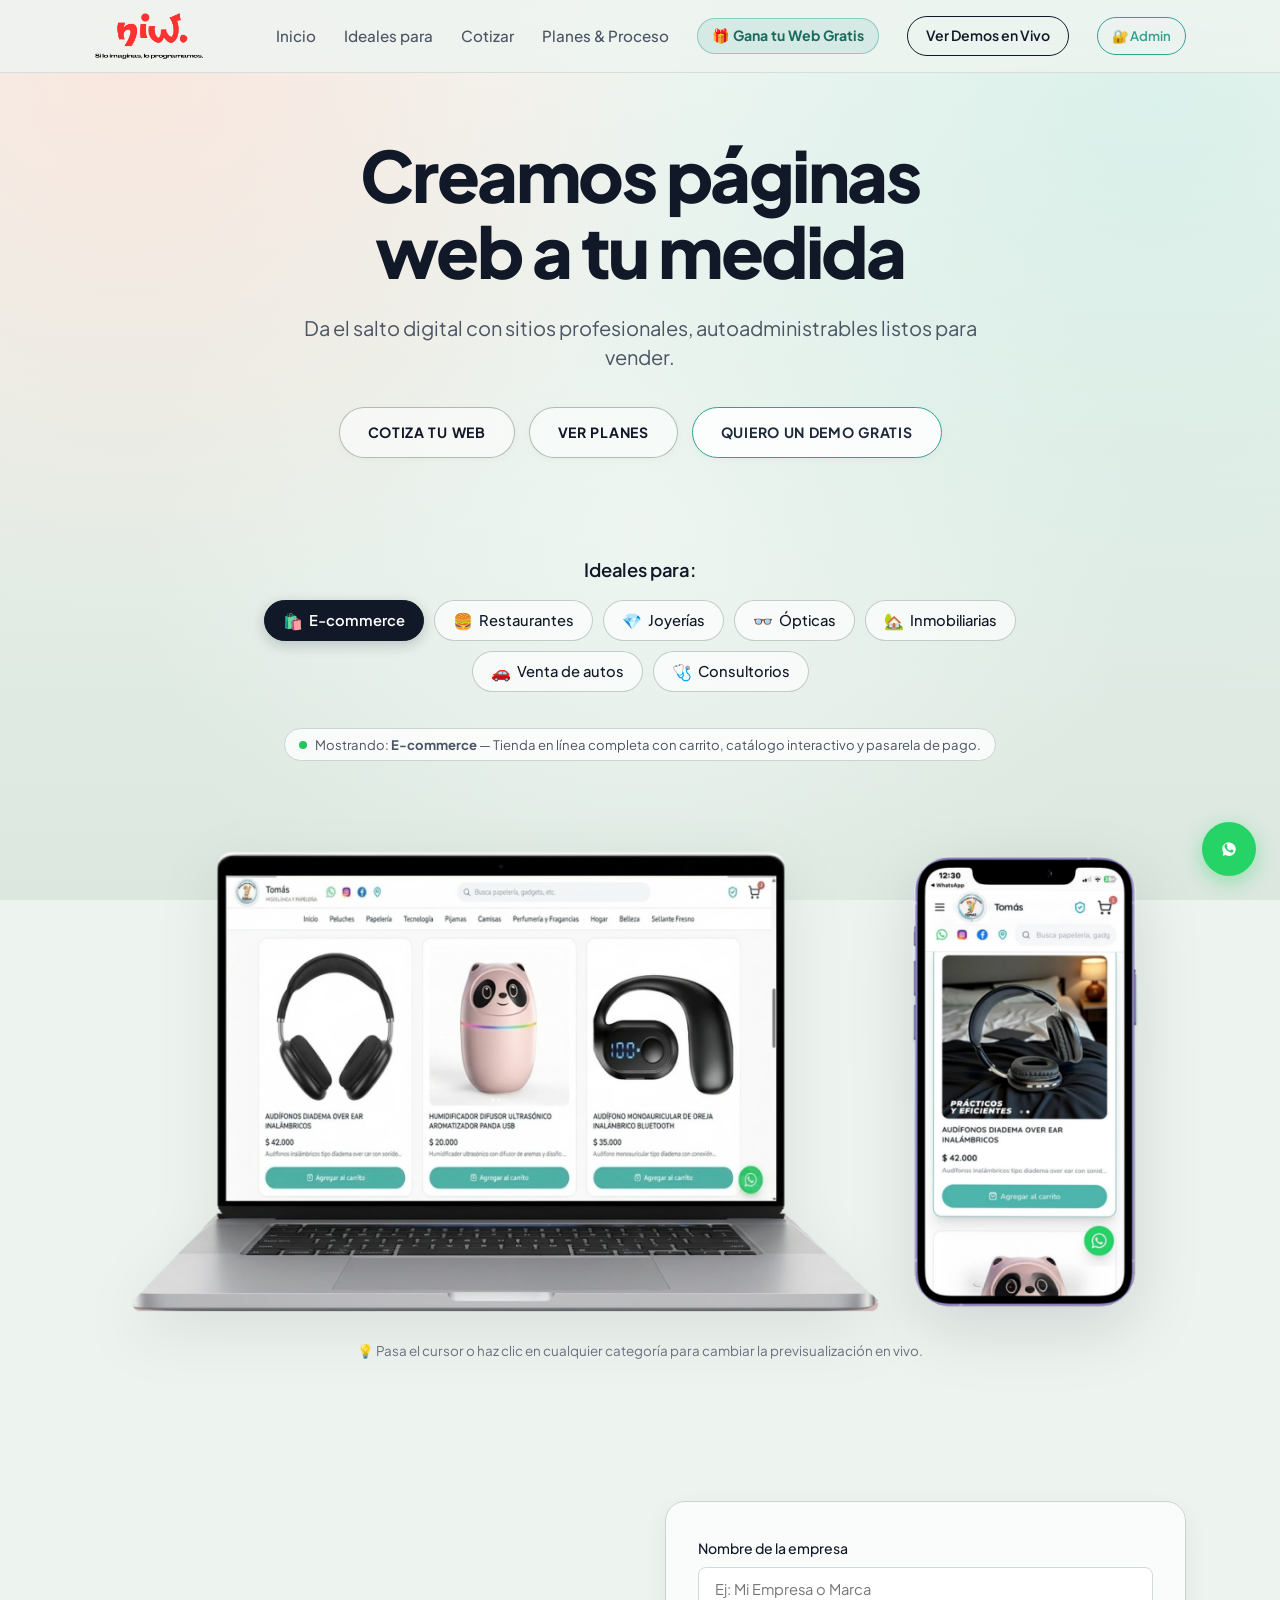
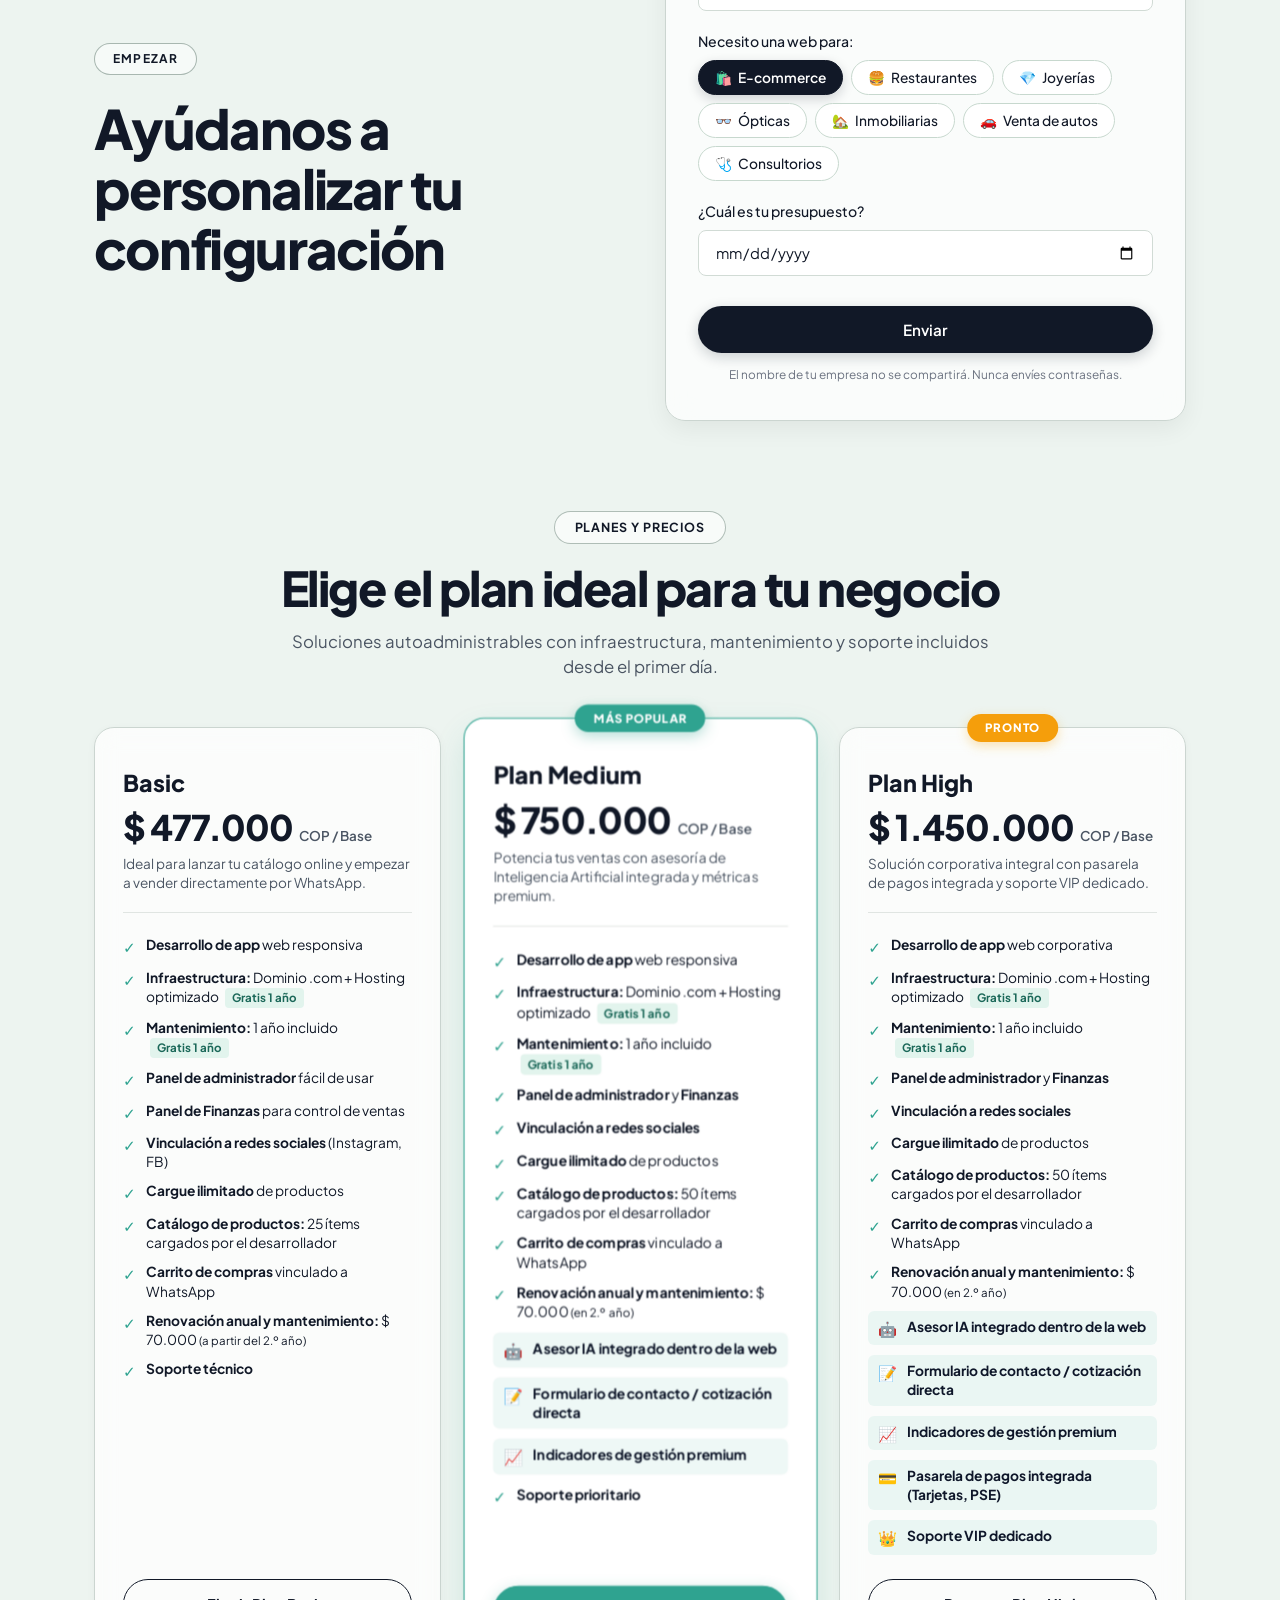
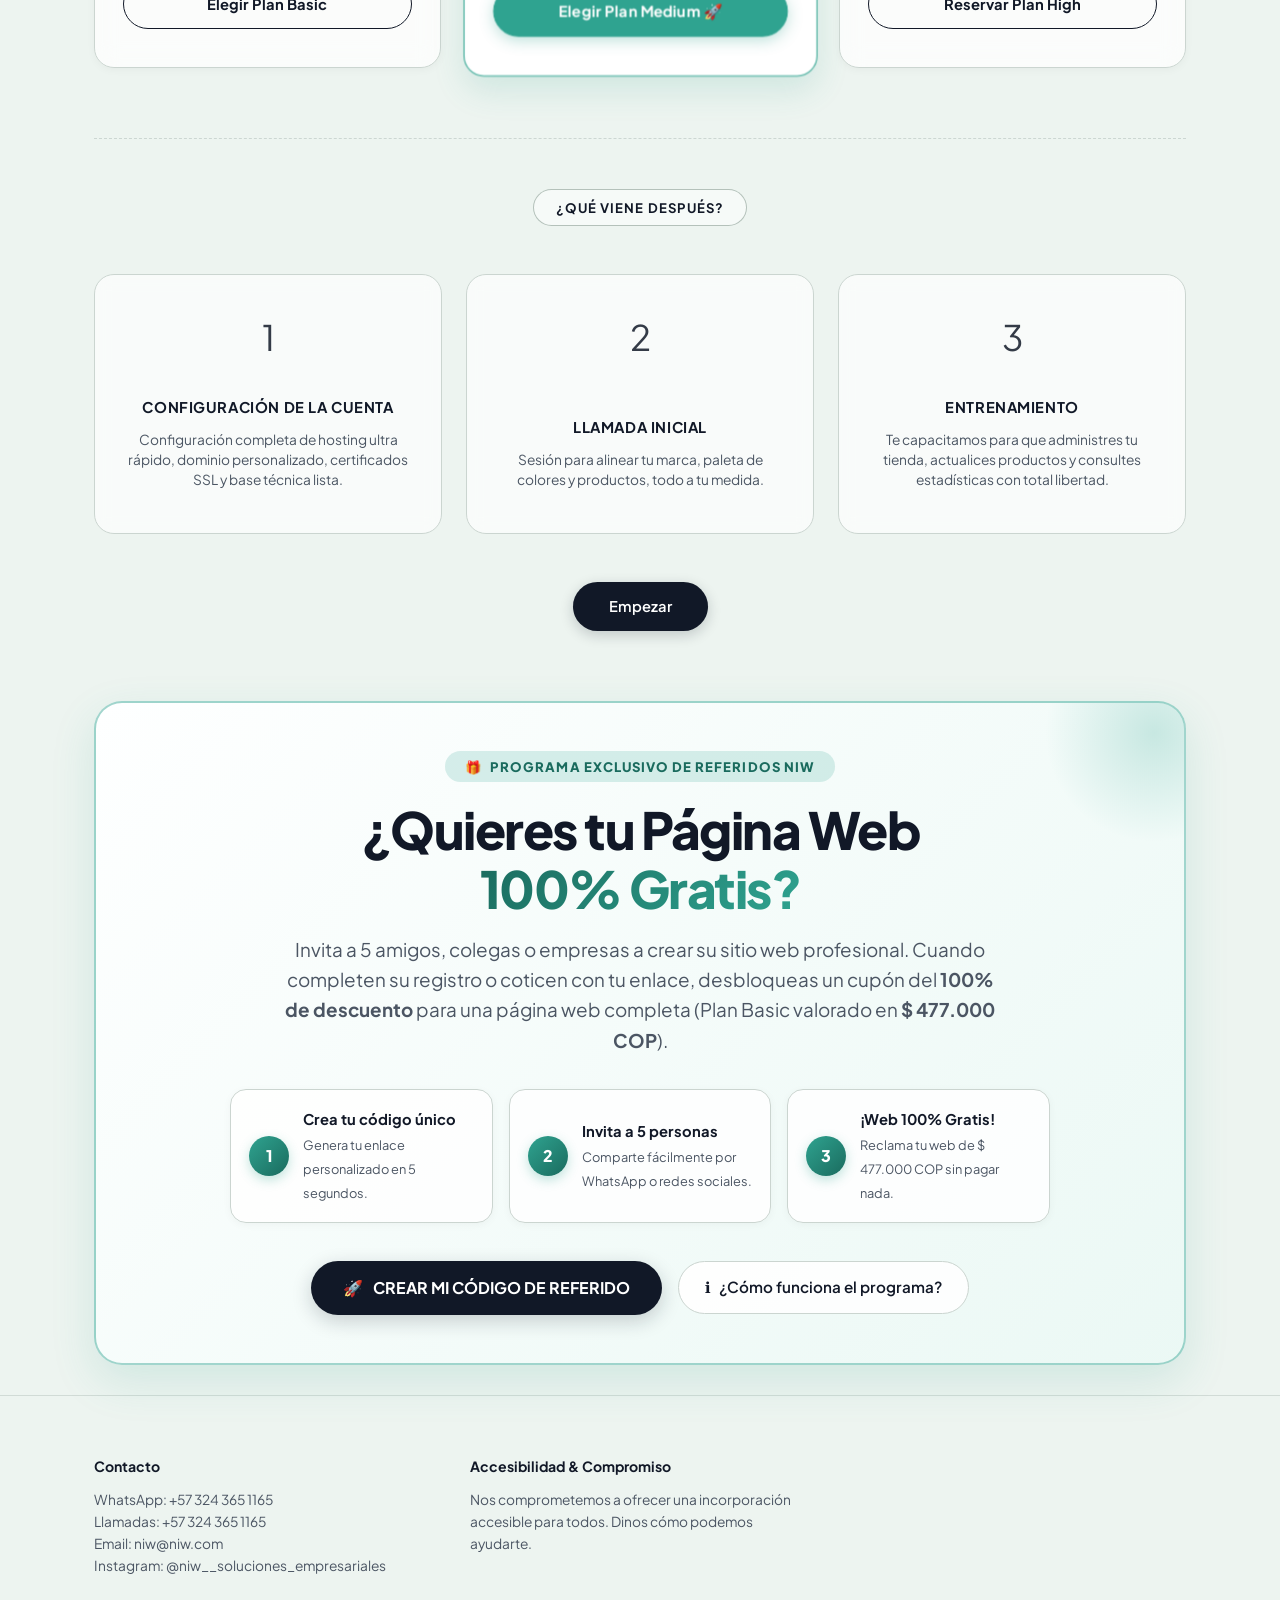
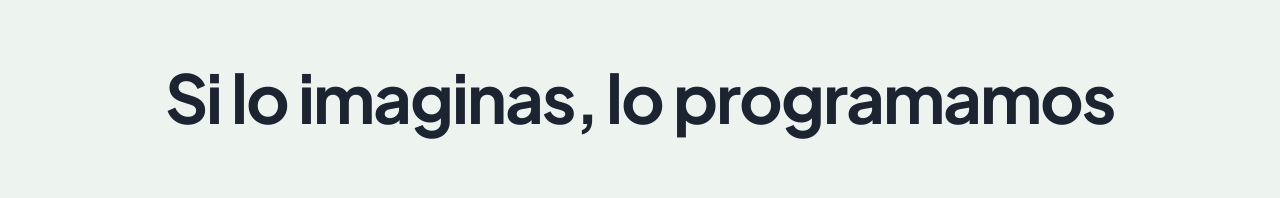
<file: index.html>
<!DOCTYPE html>
<html lang="es">
<head>
  <meta charset="UTF-8">
  <meta name="viewport" content="width=device-width, initial-scale=1.0">
  <title>Niw.</title>
  <meta name="description" content="Da el salto digital con sitios profesionales, autoadministrables listos para vender. Ideales para e-commerce, restaurantes, joyerías, ópticas, inmobiliarias, autos y consultorios.">
  
  <!-- Google Fonts: Plus Jakarta Sans -->
  <link rel="preconnect" href="https://fonts.googleapis.com">
  <link rel="preconnect" href="https://fonts.gstatic.com" crossorigin>
  <link href="https://fonts.googleapis.com/css2?family=Plus+Jakarta+Sans:wght@400;500;600;700;800&display=swap" rel="stylesheet">
  <link rel="icon" href="assets/images/Logo/logo_niw_wordmark.png">
  
  <!-- Main Stylesheet -->
  <link rel="stylesheet" href="assets/css/styles.css">
</head>
<body>

  <!-- Banner de Visitante Referido (se activa si la URL contiene ?ref=...) -->
  <div class="index-ref-alert-banner" id="index-ref-alert-banner">
    🎉 <strong>¡Bienvenido!</strong> Fuiste invitado con el código de referido <strong id="index-ref-code-display">NIW-XXXX</strong>. ¡Cotiza tu web hoy y recibe asesoría prioritaria!
    <button type="button" class="close-banner" id="btn-close-ref-banner" aria-label="Cerrar aviso">&times;</button>
  </div>

  <!-- ==========================================================
       BARRA DE NAVEGACIÓN
       ========================================================== -->
  <header class="site-nav" id="site-nav">
    <div class="container nav-wrapper">
      <a href="index.html" class="brand-logo" aria-label="Niw - Si lo imaginas, lo programamos">
        <img src="assets/images/logo.png" alt="Niw - Si lo imaginas, lo programamos" class="brand-logo-img" id="site-logo">
      </a>

      <nav>
        <ul class="nav-menu">
          <li><a href="#inicio" class="nav-link">Inicio</a></li>
          <li><a href="#ideales-para" class="nav-link">Ideales para</a></li>
          <li><a href="#personalizar-configuracion" class="nav-link">Cotizar</a></li>
          <li><a href="#que-viene-despues" class="nav-link">Planes & Proceso</a></li>
          <li><a href="referidos.html" class="nav-referral-pill">🎁 Gana tu Web Gratis</a></li>
          <li><a href="demo.html" class="nav-cta-btn">Ver Demos en Vivo</a></li>
          <li><a href="admin.html" class="nav-cta-btn" style="background:transparent;border:1px solid var(--accent-teal);color:var(--accent-teal);font-size:0.82rem;padding:8px 14px;">🔐 Admin</a></li>
        </ul>
      </nav>
    </div>
  </header>

  <main id="inicio">
    <!-- ==========================================================
         HERO SECTION
         ========================================================== -->
    <section class="hero-section">
      <div class="container">
        <h1 class="hero-title">
          Creamos páginas<br>
          web a tu medida
        </h1>

        <p class="hero-subtitle">
          Da el salto digital con sitios profesionales, autoadministrables listos para vender.
        </p>

        <!-- Botones de Acción Principales -->
        <div class="hero-actions">
          <a href="#personalizar-configuracion" class="btn-pill-action" id="btn-cotiza">
            COTIZA TU WEB
          </a>

          <a href="#que-viene-despues" class="btn-pill-action" id="btn-planes">
            VER PLANES
          </a>

          <a href="demo.html" class="btn-pill-action btn-demo-highlight" id="btn-demo">
            QUIERO UN DEMO GRATIS
          </a>
        </div>
      </div>
    </section>

    <!-- ==========================================================
         SECCIÓN: "IDEALES PARA" Y MOCKUPS INTERACTIVOS
         ========================================================== -->
    <section class="showcase-section" id="ideales-para">
      <div class="container">
        <div class="ideales-header">
          <h2 class="ideales-title">Ideales para:</h2>

          <!-- Botones de Categorías (Hover / Click para cambiar portatil y celular) -->
          <div class="category-buttons-group" role="tablist" aria-label="Sectores destacados">
            <button class="cat-btn active" data-category="ecommerce" role="tab" aria-selected="true">
              <span class="cat-btn-icon">🛍️</span> E-commerce
            </button>
            <button class="cat-btn" data-category="restaurantes" role="tab" aria-selected="false">
              <span class="cat-btn-icon">🍔</span> Restaurantes
            </button>
            <button class="cat-btn" data-category="joyerias" role="tab" aria-selected="false">
              <span class="cat-btn-icon">💎</span> Joyerías
            </button>
            <button class="cat-btn" data-category="opticas" role="tab" aria-selected="false">
              <span class="cat-btn-icon">👓</span> Ópticas
            </button>
            <button class="cat-btn" data-category="inmobiliarias" role="tab" aria-selected="false">
              <span class="cat-btn-icon">🏡</span> Inmobiliarias
            </button>
            <button class="cat-btn" data-category="autos" role="tab" aria-selected="false">
              <span class="cat-btn-icon">🚗</span> Venta de autos
            </button>
            <button class="cat-btn" data-category="consultorios" role="tab" aria-selected="false">
              <span class="cat-btn-icon">🩺</span> Consultorios
            </button>
          </div>

          <!-- Indicador en vivo de la categoría activa -->
          <div class="preview-status-pill">
            <span class="status-dot"></span>
            <span id="preview-status-text">Mostrando: <strong>E-commerce</strong> — Tienda en línea completa con carrito, catálogo interactivo y pasarela de pago.</span>
          </div>
        </div>

        <!-- Escenario de Dispositivos (Portátil + Celular) -->
        <div class="devices-stage">
          <!-- Portátil / Laptop (830 x 567) -->
          <div class="laptop-stage-wrapper" aria-label="Vista previa de computador">
            <img src="assets/images/mockups/ecommerce_laptop.png" alt="Diseño web para E-commerce en computador" class="laptop-mockup-img active" data-category="ecommerce">
            <img src="assets/images/mockups/restaurantes_laptop.png" alt="Diseño web para Restaurantes y hamburguesas en computador" class="laptop-mockup-img" data-category="restaurantes">
            <img src="assets/images/mockups/joyerias_laptop.png" alt="Diseño web para Joyerías y diamantes en computador" class="laptop-mockup-img" data-category="joyerias">
            <img src="assets/images/mockups/opticas_laptop.png" alt="Diseño web para Ópticas y monturas en computador" class="laptop-mockup-img" data-category="opticas">
            <img src="assets/images/mockups/inmobiliarias_laptop.png" alt="Diseño web para Inmobiliarias y casas en computador" class="laptop-mockup-img" data-category="inmobiliarias">
            <img src="assets/images/mockups/autos_laptop.png" alt="Diseño web para Concesionario de autos en computador" class="laptop-mockup-img" data-category="autos">
            <img src="assets/images/mockups/consultorios_laptop.png" alt="Diseño web para Consultorios médicos en computador" class="laptop-mockup-img" data-category="consultorios">
          </div>

          <!-- Celular / Teléfono Móvil (294 x 539) -->
          <div class="mobile-stage-wrapper" aria-label="Vista previa móvil">
            <img src="assets/images/mockups/ecommerce_mobile.png" alt="Diseño web móvil para E-commerce" class="mobile-mockup-img active" data-category="ecommerce">
            <img src="assets/images/mockups/restaurantes_mobile.png" alt="Diseño web móvil para Restaurantes y hamburguesas" class="mobile-mockup-img" data-category="restaurantes">
            <img src="assets/images/mockups/joyerias_mobile.png" alt="Diseño web móvil para Joyerías" class="mobile-mockup-img" data-category="joyerias">
            <img src="assets/images/mockups/opticas_mobile.png" alt="Diseño web móvil para Ópticas" class="mobile-mockup-img" data-category="opticas">
            <img src="assets/images/mockups/inmobiliarias_mobile.png" alt="Diseño web móvil para Inmobiliarias" class="mobile-mockup-img" data-category="inmobiliarias">
            <img src="assets/images/mockups/autos_mobile.png" alt="Diseño web móvil para Concesionario de autos" class="mobile-mockup-img" data-category="autos">
            <img src="assets/images/mockups/consultorios_mobile.png" alt="Diseño web móvil para Consultorios médicos" class="mobile-mockup-img" data-category="consultorios">
          </div>
        </div>

        <p class="stage-helper-text">
          💡 Pasa el cursor o haz clic en cualquier categoría para cambiar la previsualización en vivo.
        </p>
      </div>
    </section>

    <!-- ==========================================================
         SECCIÓN: "AYÚDANOS A PERSONALIZAR TU CONFIGURACIÓN"
         ========================================================== -->
    <section class="config-section" id="personalizar-configuracion">
      <div class="container">
        <div class="config-grid">
          <!-- Columna Izquierda: Título y Badge -->
          <div class="config-info">
            <span class="badge-empezar">EMPEZAR</span>
            <h2 class="config-title">
              Ayúdanos a<br>
              personalizar tu<br>
              configuración
            </h2>
          </div>

          <!-- Columna Derecha: Tarjeta de Formulario -->
          <div class="config-card">
            <form id="config-form" novalidate>
              <div class="form-group">
                <label for="form-company" class="form-label">Nombre de la empresa</label>
                <input type="text" id="form-company" class="form-control" placeholder="Ej: Mi Empresa o Marca" required>
              </div>

              <div class="form-group">
                <label class="form-label">Necesito una web para:</label>
                <!-- Botones interactivos para seleccionar la categoría deseada -->
                <div class="form-category-pills" id="form-category-pills" role="radiogroup" aria-label="Selecciona la categoría para tu web">
                  <button type="button" class="form-cat-pill active" data-category="E-commerce">
                    <span>🛍️</span> E-commerce
                  </button>
                  <button type="button" class="form-cat-pill" data-category="Restaurantes">
                    <span>🍔</span> Restaurantes
                  </button>
                  <button type="button" class="form-cat-pill" data-category="Joyerías">
                    <span>💎</span> Joyerías
                  </button>
                  <button type="button" class="form-cat-pill" data-category="Ópticas">
                    <span>👓</span> Ópticas
                  </button>
                  <button type="button" class="form-cat-pill" data-category="Inmobiliarias">
                    <span>🏡</span> Inmobiliarias
                  </button>
                  <button type="button" class="form-cat-pill" data-category="Venta de autos">
                    <span>🚗</span> Venta de autos
                  </button>
                  <button type="button" class="form-cat-pill" data-category="Consultorios">
                    <span>🩺</span> Consultorios
                  </button>
                </div>
                <!-- Campo oculto para registrar la categoría seleccionada -->
                <input type="hidden" id="form-selected-category" name="categoria" value="E-commerce">
              </div>

              <div class="form-group">
                <label for="form-deadline" class="form-label">¿Cuál es tu presupuesto?</label>
                <input type="date" id="form-deadline" class="form-control">
              </div>

              <button type="submit" class="btn-form-submit">
                Enviar
              </button>

              <p class="form-disclaimer">
                El nombre de tu empresa no se compartirá. Nunca envíes contraseñas.
              </p>
            </form>
          </div>
        </div>
      </div>
    </section>

    <!-- ==========================================================
         SECCIÓN: PLANES Y PROCESO
         ========================================================== -->
    <section class="pricing-section" id="que-viene-despues">
      <div class="container">
        
        <!-- ENCABEZADO DE PLANES -->
        <div class="pricing-header">
          <span class="pricing-pill-badge">PLANES Y PRECIOS</span>
          <h2 class="pricing-main-title">Elige el plan ideal para tu negocio</h2>
          <p class="pricing-subtitle">
            Soluciones autoadministrables con infraestructura, mantenimiento y soporte incluidos desde el primer día.
          </p>
        </div>

        <!-- CUADRÍCULA DE LOS 3 PLANES -->
        <div class="pricing-grid">
          
          <!-- PLAN 1: BASIC -->
          <article class="pricing-card">
            <div class="plan-header">
              <h3 class="plan-name">Basic</h3>
              <div class="plan-price-wrap">
                <span class="plan-price">$ 477.000</span>
                <span class="plan-currency">COP / Base</span>
              </div>
              <p class="plan-description">
                Ideal para lanzar tu catálogo online y empezar a vender directamente por WhatsApp.
              </p>
            </div>

            <ul class="plan-features-list">
              <li><span class="feat-icon">✓</span> <span><strong>Desarrollo de app</strong> web responsiva</span></li>
              <li><span class="feat-icon">✓</span> <span><strong>Infraestructura:</strong> Dominio .com + Hosting optimizado <span class="feat-tag">Gratis 1 año</span></span></li>
              <li><span class="feat-icon">✓</span> <span><strong>Mantenimiento:</strong> 1 año incluido <span class="feat-tag">Gratis 1 año</span></span></li>
              <li><span class="feat-icon">✓</span> <span><strong>Panel de administrador</strong> fácil de usar</span></li>
              <li><span class="feat-icon">✓</span> <span><strong>Panel de Finanzas</strong> para control de ventas</span></li>
              <li><span class="feat-icon">✓</span> <span><strong>Vinculación a redes sociales</strong> (Instagram, FB)</span></li>
              <li><span class="feat-icon">✓</span> <span><strong>Cargue ilimitado</strong> de productos</span></li>
              <li><span class="feat-icon">✓</span> <span><strong>Catálogo de productos:</strong> 25 ítems cargados por el desarrollador</span></li>
              <li><span class="feat-icon">✓</span> <span><strong>Carrito de compras</strong> vinculado a WhatsApp</span></li>
              <li><span class="feat-icon">✓</span> <span><strong>Renovación anual y mantenimiento:</strong> $ 70.000 <small>(a partir del 2.º año)</small></span></li>
              <li><span class="feat-icon">✓</span> <span><strong>Soporte técnico</strong></span></li>
            </ul>

            <!-- Servicios Adicionales Basic -->
            <!-- <div class="plan-addons-box">
              <div class="plan-addons-title">
                <span>⚡</span> Servicios Adicionales
              </div>
            </div> -->

            <a href="https://api.whatsapp.com/send?phone=573243651165&text=Hola%2C%20me%20interesa%20contratar%20el%20Plan%20Basic%20($477.000)%20para%20mi%20negocio" 
               target="_blank" 
               rel="noopener noreferrer" 
               class="btn-plan-cta">
              Elegir Plan Basic
            </a>
          </article>

          <!-- PLAN 2: PLAN MEDIUM (RECOMENDADO / MÁS POPULAR) -->
          <article class="pricing-card popular">
            <span class="plan-badge popular-badge">MÁS POPULAR</span>
            <div class="plan-header">
              <h3 class="plan-name">Plan Medium</h3>
              <div class="plan-price-wrap">
                <span class="plan-price">$ 750.000</span>
                <span class="plan-currency">COP / Base</span>
              </div>
              <p class="plan-description">
                Potencia tus ventas con asesoría de Inteligencia Artificial integrada y métricas premium.
              </p>
            </div>

            <ul class="plan-features-list">
              <li><span class="feat-icon">✓</span> <span><strong>Desarrollo de app</strong> web responsiva</span></li>
              <li><span class="feat-icon">✓</span> <span><strong>Infraestructura:</strong> Dominio .com + Hosting optimizado <span class="feat-tag">Gratis 1 año</span></span></li>
              <li><span class="feat-icon">✓</span> <span><strong>Mantenimiento:</strong> 1 año incluido <span class="feat-tag">Gratis 1 año</span></span></li>
              <li><span class="feat-icon">✓</span> <span><strong>Panel de administrador</strong> y <strong>Finanzas</strong></span></li>
              <li><span class="feat-icon">✓</span> <span><strong>Vinculación a redes sociales</strong></span></li>
              <li><span class="feat-icon">✓</span> <span><strong>Cargue ilimitado</strong> de productos</span></li>
              <li><span class="feat-icon">✓</span> <span><strong>Catálogo de productos:</strong> 50 ítems cargados por el desarrollador</span></li>
              <li><span class="feat-icon">✓</span> <span><strong>Carrito de compras</strong> vinculado a WhatsApp</span></li>
              <li><span class="feat-icon">✓</span> <span><strong>Renovación anual y mantenimiento:</strong> $ 70.000 <small>(en 2.º año)</small></span></li>
              <li class="highlight-item"><span class="feat-icon">🤖</span> <span><strong>Asesor IA integrado</strong> dentro de la web</span></li>
              <li class="highlight-item"><span class="feat-icon">📝</span> <span><strong>Formulario de contacto / cotización directa</strong></span></li>
              <li class="highlight-item"><span class="feat-icon">📈</span> <span><strong>Indicadores de gestión premium</strong></span></li>
              <li><span class="feat-icon">✓</span> <span><strong>Soporte prioritario</strong></span></li>
            </ul>

            <!-- <div class="plan-addons-box">
              <div class="plan-addons-title">
                <span>⚡</span> Servicios Adicionales
              </div>
            </div> -->

            <a href="https://api.whatsapp.com/send?phone=573243651165&text=Hola%2C%20me%20interesa%20contratar%20el%20Plan%20Medium%20($750.000)%20para%20mi%20negocio" 
               target="_blank" 
               rel="noopener noreferrer" 
               class="btn-plan-cta">
              Elegir Plan Medium 🚀
            </a>
          </article>

          <!-- PLAN 3: PLAN HIGH (PRONTO) -->
          <article class="pricing-card">
            <span class="plan-badge soon-badge">PRONTO</span>
            <div class="plan-header">
              <h3 class="plan-name">Plan High</h3>
              <div class="plan-price-wrap">
                <span class="plan-price">$ 1.450.000</span>
                <span class="plan-currency">COP / Base</span>
              </div>
              <p class="plan-description">
                Solución corporativa integral con pasarela de pagos integrada y soporte VIP dedicado.
              </p>
            </div>

            <ul class="plan-features-list">
              <li><span class="feat-icon">✓</span> <span><strong>Desarrollo de app</strong> web corporativa</span></li>
              <li><span class="feat-icon">✓</span> <span><strong>Infraestructura:</strong> Dominio .com + Hosting optimizado <span class="feat-tag">Gratis 1 año</span></span></li>
              <li><span class="feat-icon">✓</span> <span><strong>Mantenimiento:</strong> 1 año incluido <span class="feat-tag">Gratis 1 año</span></span></li>
              <li><span class="feat-icon">✓</span> <span><strong>Panel de administrador</strong> y <strong>Finanzas</strong></span></li>
              <li><span class="feat-icon">✓</span> <span><strong>Vinculación a redes sociales</strong></span></li>
              <li><span class="feat-icon">✓</span> <span><strong>Cargue ilimitado</strong> de productos</span></li>
              <li><span class="feat-icon">✓</span> <span><strong>Catálogo de productos:</strong> 50 ítems cargados por el desarrollador</span></li>
              <li><span class="feat-icon">✓</span> <span><strong>Carrito de compras</strong> vinculado a WhatsApp</span></li>
              <li><span class="feat-icon">✓</span> <span><strong>Renovación anual y mantenimiento:</strong> $ 70.000 <small>(en 2.º año)</small></span></li>
              <li class="highlight-item"><span class="feat-icon">🤖</span> <span><strong>Asesor IA integrado</strong> dentro de la web</span></li>
              <li class="highlight-item"><span class="feat-icon">📝</span> <span><strong>Formulario de contacto / cotización directa</strong></span></li>
              <li class="highlight-item"><span class="feat-icon">📈</span> <span><strong>Indicadores de gestión premium</strong></span></li>
              <li class="highlight-item"><span class="feat-icon">💳</span> <span><strong>Pasarela de pagos integrada</strong> (Tarjetas, PSE)</span></li>
              <li class="highlight-item"><span class="feat-icon">👑</span> <span><strong>Soporte VIP dedicado</strong></span></li>
            </ul>

            <!-- Servicios Adicionales High -->
            <!-- <div class="plan-addons-box">
              <div class="plan-addons-title">
                <span>⚡</span> Servicios Adicionales
              </div>
            </div> -->

            <a href="https://api.whatsapp.com/send?phone=573243651165&text=Hola%2C%20me%20interesa%20reservar%20el%20Plan%20High%20($1.450.000)%20para%20mi%20negocio" 
               target="_blank" 
               rel="noopener noreferrer" 
               class="btn-plan-cta">
              Reservar Plan High
            </a>
          </article>

        </div>

        <!-- SEPARADOR Y PROCESO "¿QUÉ VIENE DESPUÉS?" -->
        <div class="plans-process-divider"></div>

        <div style="text-align: center;">
          <span class="steps-pill-header">¿QUÉ VIENE DESPUÉS?</span>

          <div class="steps-grid">
            <!-- Paso 1 -->
            <div class="step-card">
              <span class="step-number">1</span>
              <div>
                <h3 class="step-title">CONFIGURACIÓN DE LA CUENTA</h3>
                <p class="step-desc">
                  Configuración completa de hosting ultra rápido, dominio personalizado, certificados SSL y base técnica lista.
                </p>
              </div>
            </div>

            <!-- Paso 2 -->
            <div class="step-card">
              <span class="step-number">2</span>
              <div>
                <h3 class="step-title">LLAMADA INICIAL</h3>
                <p class="step-desc">
                  Sesión para alinear tu marca, paleta de colores y productos, todo a tu medida.
                </p>
              </div>
            </div>

            <!-- Paso 3 -->
            <div class="step-card">
              <span class="step-number">3</span>
              <div>
                <h3 class="step-title">ENTRENAMIENTO</h3>
                <p class="step-desc">
                  Te capacitamos para que administres tu tienda, actualices productos y consultes estadísticas con total libertad.
                </p>
              </div>
            </div>
          </div>

          <!-- Botón Empezar -->
          <div>
            <a href="#personalizar-configuracion" class="btn-pill-start" id="btn-start-steps">
              Empezar
            </a>
          </div>
        </div>

      </div>
    </section>

    <!-- ==========================================================
         SECCIÓN EN LA PARTE BAJA: PROGRAMA DE REFERIDOS
         ========================================================== -->
    <section class="bottom-referral-cta" id="sistema-referidos">
      <div class="container">
        <div class="bottom-ref-card">
          <div class="bottom-ref-badge">
            <span>🎁</span> PROGRAMA EXCLUSIVO DE REFERIDOS NIW
          </div>

          <h2 class="bottom-ref-title">
            ¿Quieres tu Página Web<br>
            <span>100% Gratis?</span>
          </h2>

          <p class="bottom-ref-subtitle">
            Invita a 5 amigos, colegas o empresas a crear su sitio web profesional. Cuando completen su registro o coticen con tu enlace, desbloqueas un cupón del <strong>100% de descuento</strong> para una página web completa (Plan Basic valorado en <strong>$ 477.000 COP</strong>).
          </p>

          <div class="bottom-ref-steps">
            <div class="bottom-ref-step-item">
              <div class="bottom-ref-step-icon">1</div>
              <div class="bottom-ref-step-text">
                <strong>Crea tu código único</strong>
                <span>Genera tu enlace personalizado en 5 segundos.</span>
              </div>
            </div>

            <div class="bottom-ref-step-item">
              <div class="bottom-ref-step-icon">2</div>
              <div class="bottom-ref-step-text">
                <strong>Invita a 5 personas</strong>
                <span>Comparte fácilmente por WhatsApp o redes sociales.</span>
              </div>
            </div>

            <div class="bottom-ref-step-item">
              <div class="bottom-ref-step-icon">3</div>
              <div class="bottom-ref-step-text">
                <strong>¡Web 100% Gratis!</strong>
                <span>Reclama tu web de $ 477.000 COP sin pagar nada.</span>
              </div>
            </div>
          </div>

          <div class="bottom-ref-actions">
            <a href="referidos.html" class="bottom-ref-btn-primary" id="btn-ir-referidos">
              <span>🚀</span> CREAR MI CÓDIGO DE REFERIDO
            </a>
            <a href="referidos.html#como-funciona" class="bottom-ref-btn-secondary">
              <span>ℹ️</span> ¿Cómo funciona el programa?
            </a>
          </div>
        </div>
      </div>
    </section>
  </main>

  <!-- ==========================================================
       FOOTER
       ========================================================== -->
  <footer class="site-footer">
    <div class="container">
      <div class="footer-top-grid">
        <!-- Columna 1 -->
        <div>
          <div class="footer-col-title">Contacto</div>
          <p class="footer-text">
            WhatsApp: <a href="https://api.whatsapp.com/send?phone=573243651165&text=Hola%2C%20me%20gustar%C3%ADa%20cotizar%20mi%20p%C3%A1gina%20web" target="_blank" rel="noopener noreferrer" class="footer-link">+57 324 365 1165</a><br>
            Llamadas: <a href="tel:+573243651165" class="footer-link">+57 324 365 1165</a><br>
            Email: <a href="mailto:niw@niw.com" class="footer-link">niw@niw.com</a><br>
            Instagram: <a href="https://instagram.com/niw__soluciones_empresariales?exln=YWVhaXU0cnlrZ2Zi" target="_blank" rel="noopener noreferrer" class="footer-link">@niw__soluciones_empresariales</a>
          </p>
        </div>

        

        <!-- Columna 3 -->
        <div>
          <div class="footer-col-title">Accesibilidad & Compromiso</div>
          <p class="footer-text">
            Nos comprometemos a ofrecer una incorporación accesible para todos. Dinos cómo podemos ayudarte.
          </p>
        </div>
      </div>

      <!-- Gran Título Final -->
      <div class="footer-big-brand">
        Si lo imaginas, lo programamos
      </div>
    </div>
  </footer>

  <!-- Botón Flotante de WhatsApp Directo a Chat -->
  <a href="https://api.whatsapp.com/send?phone=573243651165&text=Hola%2C%20me%20gustar%C3%ADa%20cotizar%20mi%20p%C3%A1gina%20web" 
     class="floating-whatsapp-btn" 
     target="_blank" 
     rel="noopener noreferrer" 
     aria-label="Abrir chat en WhatsApp">
    <svg width="28" height="28" viewBox="0 0 24 24" fill="currentColor" style="display:block;">
      <path d="M12.031 6.172c-3.181 0-5.767 2.586-5.768 5.766-.001 1.298.38 2.27 1.019 3.287l-.711 2.592 2.654-.696c1.006.55 1.766.818 2.806.818 3.182 0 5.768-2.587 5.769-5.766.001-3.182-2.585-5.768-5.769-5.768zm3.364 8.163c-.14.394-.716.727-1.026.775-.297.047-.687.085-2.203-.544-1.939-.805-3.177-2.775-3.272-2.903-.095-.129-.785-1.044-.785-1.993 0-.948.498-1.415.675-1.609.177-.193.385-.242.514-.242.128 0 .257.001.37.007.119.006.278-.045.435.333.161.388.548 1.336.596 1.433.048.097.081.21.016.339-.064.129-.097.21-.193.322-.097.113-.204.252-.292.338-.097.097-.198.203-.085.397.113.193.501.826 1.077 1.339.742.661 1.368.866 1.562.963.193.097.306.081.419-.048.113-.129.483-.564.612-.757.129-.193.257-.161.435-.097.177.064 1.127.531 1.32.628.193.097.322.145.37.225.048.081.048.468-.097.862z"/>
    </svg>
  </a>

  <!-- Modal Toast para Confirmación del Formulario -->
  <div class="toast-modal" id="toast-modal" role="status" aria-live="polite">
    <div class="toast-header">
      <span class="toast-title">✉️ Solicitud de Cotización</span>
      <button class="toast-close" id="toast-close" aria-label="Cerrar notificación">&times;</button>
    </div>
    <div class="toast-body" id="toast-message"></div>
  </div>

  <!-- JavaScript -->
  <script src="assets/js/main.js"></script>
</body>
</html>
</file>
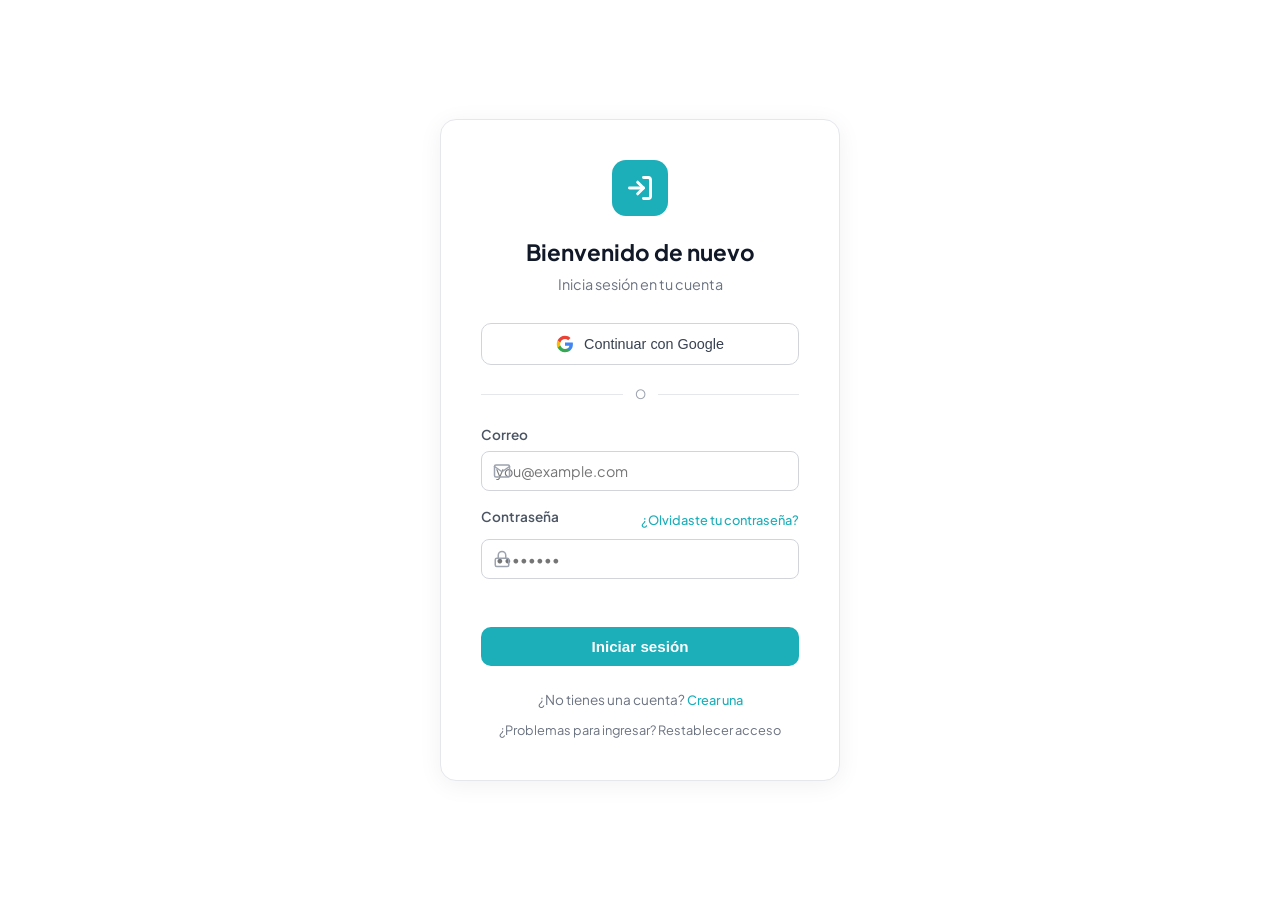
<file: admin.html>
<!DOCTYPE html>
<html lang="es">
<head>
  <meta charset="UTF-8">
  <meta name="viewport" content="width=device-width, initial-scale=1.0">
  <title>Niw · Panel de Administración</title>
  <link rel="preconnect" href="https://fonts.googleapis.com">
  <link rel="preconnect" href="https://fonts.gstatic.com" crossorigin>
  <link href="https://fonts.googleapis.com/css2?family=Plus+Jakarta+Sans:wght@400;500;600;700;800&display=swap" rel="stylesheet">
  <link rel="icon" href="assets/images/Logo/logo_niw_wordmark.png">
  <link rel="stylesheet" href="assets/css/admin.css">
</head>
<body data-theme="light" id="app-body">

  <!-- Login Screen -->
  <div id="login-screen" class="login-screen">
    <div class="login-card">
      <div class="login-icon">
        <svg width="28" height="28" viewBox="0 0 24 24" fill="none" stroke="#fff" stroke-width="2.5" stroke-linecap="round" stroke-linejoin="round"><path d="M15 3h4a2 2 0 0 1 2 2v14a2 2 0 0 1-2 2h-4"/><polyline points="10 17 15 12 10 7"/><line x1="15" y1="12" x2="3" y2="12"/></svg>
      </div>
      <h1 class="login-title">Bienvenido de nuevo</h1>
      <p class="login-subtitle">Inicia sesión en tu cuenta</p>

      <button type="button" id="login-google" class="btn-google">
        <svg width="18" height="18" viewBox="0 0 24 24"><path fill="#4285F4" d="M22.56 12.25c0-.78-.07-1.53-.2-2.25H12v4.26h5.92c-.26 1.37-1.04 2.53-2.21 3.31v2.77h3.57c2.08-1.92 3.28-4.74 3.28-8.09z"/><path fill="#34A853" d="M12 23c2.97 0 5.46-.98 7.28-2.66l-3.57-2.77c-.98.66-2.23 1.06-3.71 1.06-2.86 0-5.29-1.93-6.16-4.53H2.18v2.84C3.99 20.53 7.7 23 12 23z"/><path fill="#FBBC05" d="M5.84 14.09c-.22-.66-.35-1.36-.35-2.09s.13-1.43.35-2.09V7.07H2.18C1.43 8.55 1 10.22 1 12s.43 3.45 1.18 4.93l2.85-2.22.81-.62z"/><path fill="#EA4335" d="M12 5.38c1.62 0 3.06.56 4.21 1.64l3.15-3.15C17.45 2.09 14.97 1 12 1 7.7 1 3.99 3.47 2.18 7.07l3.66 2.84c.87-2.6 3.3-4.53 6.16-4.53z"/></svg>
        <span>Continuar con Google</span>
      </button>

      <div class="login-divider"><span>O</span></div>

      <form id="login-form" class="login-form">
        <div class="form-group">
          <label for="login-email">Correo</label>
          <div class="input-with-icon">
            <svg class="input-icon" width="18" height="18" viewBox="0 0 24 24" fill="none" stroke="#9ca3af" stroke-width="2" stroke-linecap="round" stroke-linejoin="round"><path d="M4 4h16c1.1 0 2 .9 2 2v12c0 1.1-.9 2-2 2H4c-1.1 0-2-.9-2-2V6c0-1.1.9-2 2-2z"/><polyline points="22,6 12,13 2,6"/></svg>
            <input type="email" id="login-email" required placeholder="you@example.com">
          </div>
        </div>
        <div class="form-group">
          <div class="label-row">
            <label for="login-password">Contraseña</label>
            <a href="#" id="login-forgot" class="link-accent">¿Olvidaste tu contraseña?</a>
          </div>
          <div class="input-with-icon">
            <svg class="input-icon" width="18" height="18" viewBox="0 0 24 24" fill="none" stroke="#9ca3af" stroke-width="2" stroke-linecap="round" stroke-linejoin="round"><rect x="3" y="11" width="18" height="11" rx="2" ry="2"/><path d="M7 11V7a5 5 0 0 1 10 0v4"/></svg>
            <input type="password" id="login-password" required placeholder="••••••••">
          </div>
        </div>
        <div id="login-error" class="login-error"></div>
        <button type="submit" class="btn-login">Iniciar sesión</button>
      </form>

      <p class="login-footer">¿No tienes una cuenta? <a href="#" id="login-create" class="link-accent">Crear una</a></p>
      <a href="#" id="login-reset" class="login-reset">¿Problemas para ingresar? Restablecer acceso</a>
    </div>
  </div>

  <!-- App Shell -->
  <div id="app-shell" class="app-shell" style="display:none;">
    <!-- Sidebar -->
    <aside class="sidebar" id="sidebar">
      <div class="sidebar-header">
        <img src="assets/images/logo.png" alt="Niw" class="sidebar-logo">
        <span class="sidebar-brand">Niw<span class="dot">.</span></span>
      </div>
      <nav class="sidebar-nav" id="sidebar-nav"></nav>
      <div class="sidebar-footer">
        <button class="btn-logout" id="btn-logout">Cerrar sesión</button>
      </div>
    </aside>

    <!-- Main -->
    <div class="main-area">
      <!-- Topbar -->
      <header class="topbar">
        <button class="sidebar-toggle" id="sidebar-toggle" aria-label="Menú">☰</button>
        <div class="topbar-title" id="topbar-title">Resumen Ejecutivo</div>
        <div class="topbar-actions">
          <div class="date-range-selector">
            <select id="date-range" class="select-compact">
              <option value="this_month">Este mes</option>
              <option value="last_month">Mes anterior</option>
              <option value="this_quarter">Trimestre</option>
              <option value="this_year">Año</option>
              <option value="custom">Personalizado</option>
            </select>
          </div>
          <div id="custom-date-range" class="custom-date-range" style="display:none;">
            <input type="date" id="date-from">
            <input type="date" id="date-to">
          </div>
          <button class="btn btn-ghost" id="btn-export" title="Exportar a PDF/Excel">📥 Exportar</button>
          <button class="btn btn-ghost" id="btn-theme" title="Modo claro/oscuro">🌙</button>
        </div>
      </header>

      <!-- Content -->
      <main class="content" id="content"></main>
    </div>
  </div>

  <!-- Modal Container -->
  <div id="modal-overlay" class="modal-overlay" style="display:none;">
    <div class="modal" id="modal">
      <div class="modal-header">
        <h2 class="modal-title" id="modal-title"></h2>
        <button class="modal-close" id="modal-close">×</button>
      </div>
      <div class="modal-body" id="modal-body"></div>
      <div class="modal-footer" id="modal-footer"></div>
    </div>
  </div>

  <!-- Toast Container -->
  <div id="toast-container" class="toast-container"></div>

  <!-- Scripts -->
  <script src="assets/js/admin/store.js"></script>
  <script src="assets/js/admin/auth.js"></script>
  <script src="assets/js/admin/ui.js"></script>
  <script src="assets/js/admin/cartera.js"></script>
  <script src="assets/js/admin/compras.js"></script>
  <script src="assets/js/admin/finanzas.js"></script>
  <script src="assets/js/admin/ventas.js"></script>
  <script src="assets/js/admin/meta_ads.js"></script>
  <script src="assets/js/admin/ingenieria.js"></script>
  <script src="assets/js/admin/proyectos.js"></script>
  <script src="assets/js/admin/resumen.js"></script>
  <script src="assets/js/admin/app.js"></script>
</body>
</html>
</file>
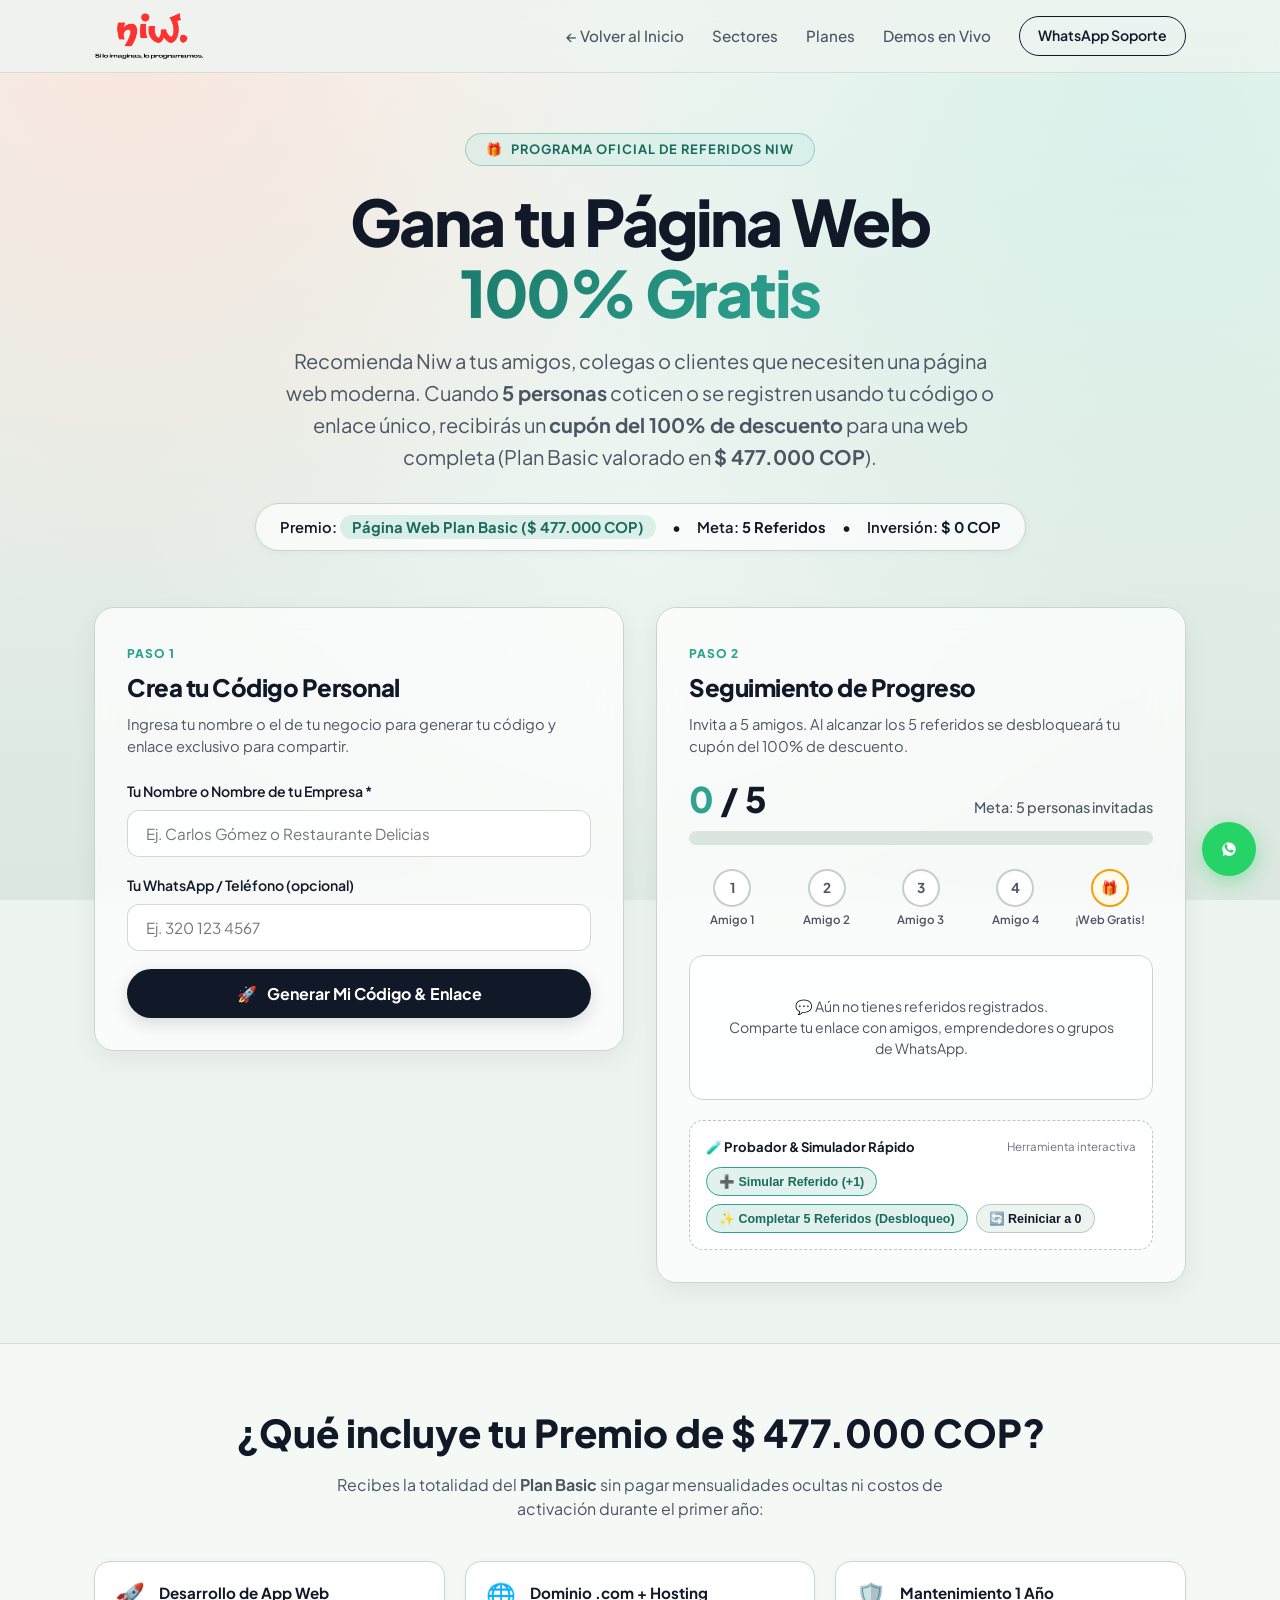
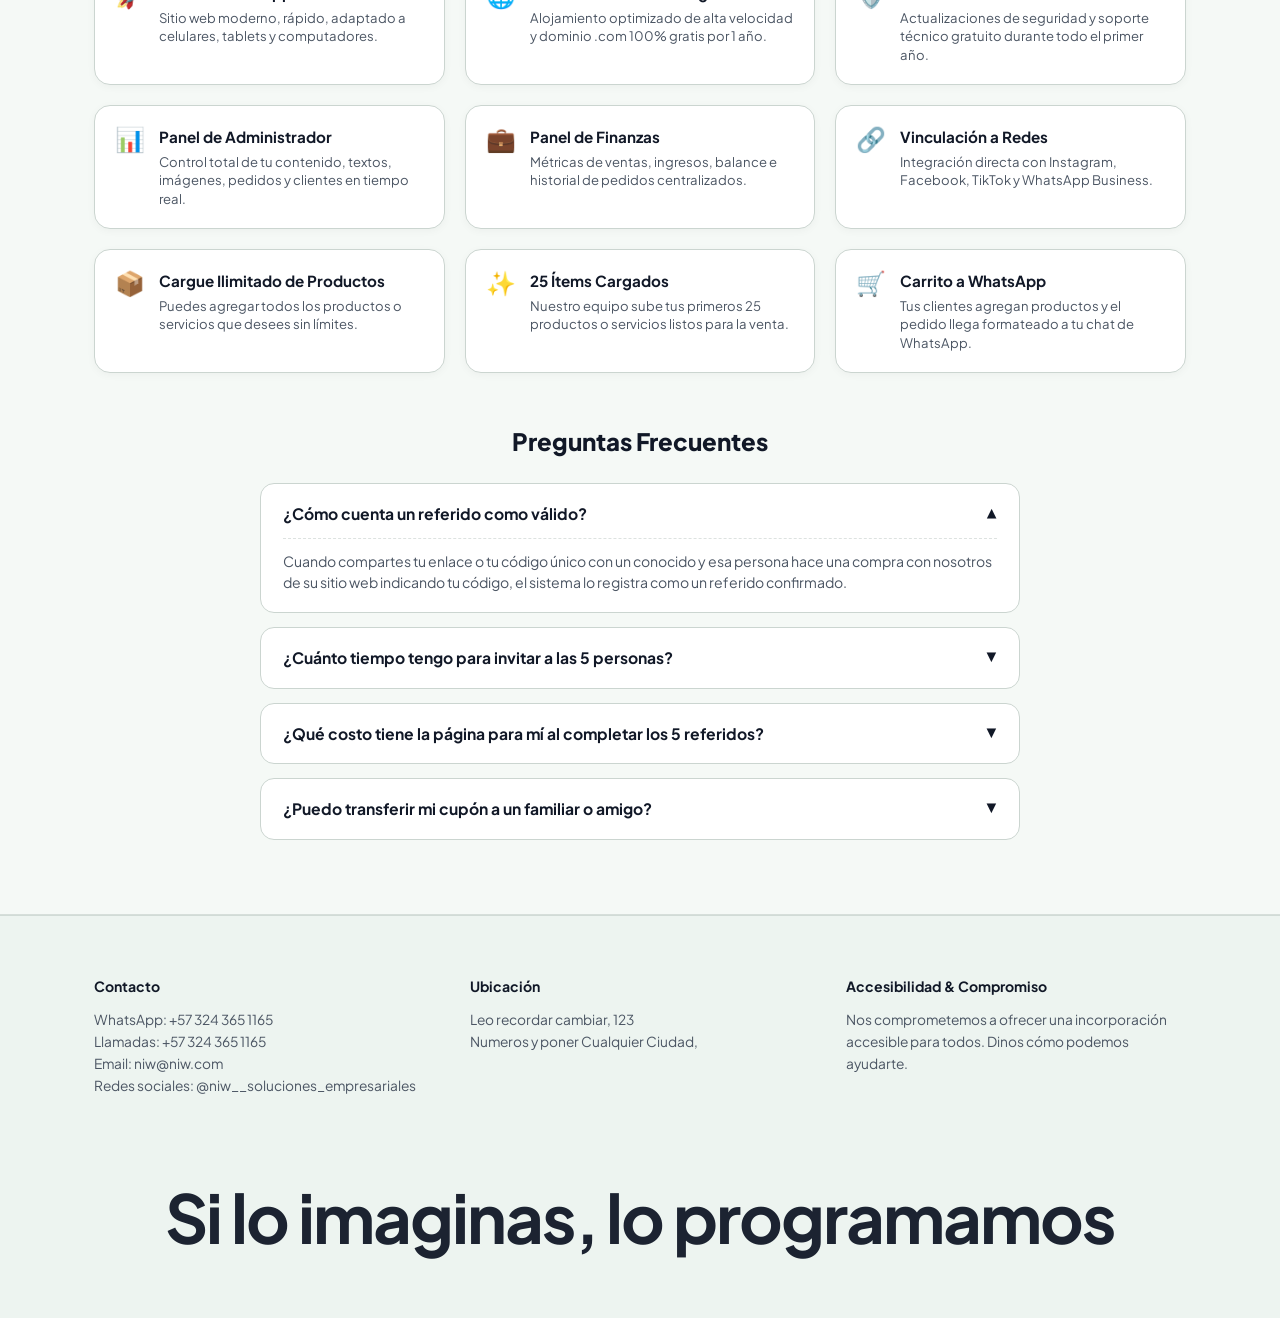
<file: referidos.html>
<!DOCTYPE html>
<html lang="es">
<head>
  <meta charset="UTF-8">
  <meta name="viewport" content="width=device-width, initial-scale=1.0">
  <title>Sistema de Referidos | Gana tu Web 100% Gratis ($ 477.000 COP) | Niw</title>
  <meta name="description" content="Invita a 5 amigos a digitalizarse con Niw y gana una página web profesional 100% gratis (Plan Basic valorado en $ 477.000 COP). Genera tu código único aquí.">
  
  <!-- Google Fonts: Plus Jakarta Sans -->
  <link rel="preconnect" href="https://fonts.googleapis.com">
  <link rel="preconnect" href="https://fonts.gstatic.com" crossorigin>
  <link href="https://fonts.googleapis.com/css2?family=Plus+Jakarta+Sans:wght@400;500;600;700;800&display=swap" rel="stylesheet">
  
  <!-- Main Stylesheet & Referidos Stylesheet -->
  <link rel="stylesheet" href="assets/css/styles.css">
  <link rel="stylesheet" href="assets/css/referidos.css">
</head>
<body>

  <!-- ==========================================================
       BARRA DE NAVEGACIÓN
       ========================================================== -->
  <header class="site-nav" id="site-nav">
    <div class="container nav-wrapper">
      <a href="index.html" class="brand-logo" aria-label="Niw - Si lo imaginas, lo programamos">
        <img src="assets/images/logo.png" alt="Niw - Si lo imaginas, lo programamos" class="brand-logo-img" id="site-logo">
      </a>

      <nav>
        <ul class="nav-menu">
          <li><a href="index.html" class="nav-link">← Volver al Inicio</a></li>
          <li><a href="index.html#ideales-para" class="nav-link">Sectores</a></li>
          <li><a href="index.html#que-viene-despues" class="nav-link">Planes</a></li>
          <li><a href="demo.html" class="nav-link">Demos en Vivo</a></li>
          <li><a href="https://api.whatsapp.com/send?phone=573243651165&text=Hola%2C%20tengo%20una%20pregunta%20sobre%20el%20sistema%20de%20referidos" target="_blank" rel="noopener noreferrer" class="nav-cta-btn">WhatsApp Soporte</a></li>
        </ul>
      </nav>
    </div>
  </header>

  <main>
    <!-- ==========================================================
         HERO SECTION: SISTEMA DE REFERIDOS
         ========================================================== -->
    <section class="ref-hero">
      <div class="container">
        <div class="ref-pill-badge">
          <span>🎁</span> PROGRAMA OFICIAL DE REFERIDOS NIW
        </div>

        <h1 class="ref-hero-title">
          Gana tu Página Web<br>
          <span>100% Gratis</span>
        </h1>

        <p class="ref-hero-subtitle">
          Recomienda Niw a tus amigos, colegas o clientes que necesiten una página web moderna. Cuando <strong>5 personas</strong> coticen o se registren usando tu código o enlace único, recibirás un <strong>cupón del 100% de descuento</strong> para una web completa (Plan Basic valorado en <strong>$ 477.000 COP</strong>).
        </p>

        <!-- Píldora de Valor -->
        <div class="ref-value-highlight">
          <span>Premio: <strong class="val-tag">Página Web Plan Basic ($ 477.000 COP)</strong></span>
          <span>•</span>
          <span>Meta: <strong>5 Referidos</strong></span>
          <span>•</span>
          <span>Inversión: <strong>$ 0 COP</strong></span>
        </div>

        <!-- Banner Dinámico para Visitante Invitado por URL ?ref=... -->
        <div class="ref-visitor-banner" id="ref-visitor-banner">
          <div class="ref-visitor-text">
            🎉 <span id="ref-visitor-code-text">¡Llegaste invitado por un enlace especial!</span>
          </div>
          <button type="button" class="ref-visitor-btn" id="btn-confirm-visit">
            Confirmar mi apoyo (+1 referido)
          </button>
        </div>
      </div>
    </section>

    <!-- ==========================================================
         GRID INTERACTIVO PRINCIPAL: GENERADOR + SEGUIMIENTO
         ========================================================== -->
    <section class="ref-interactive-section">
      <div class="container">
        <div class="ref-main-grid">

          <!-- COLUMNA IZQUIERDA: GENERADOR Y PANEL DEL REFERIDOR -->
          <div>
            <!-- Estado 1: Formulario para Crear Código Único -->
            <div class="ref-card" id="ref-card-register">
              <div class="ref-card-header">
                <span class="ref-step-num">PASO 1</span>
                <h2 class="ref-card-title">Crea tu Código Personal</h2>
                <p class="ref-card-subtitle">
                  Ingresa tu nombre o el de tu negocio para generar tu código y enlace exclusivo para compartir.
                </p>
              </div>

              <form id="form-create-code">
                <div class="ref-form-group">
                  <label for="ref-user-name" class="ref-label">Tu Nombre o Nombre de tu Empresa *</label>
                  <input type="text" id="ref-user-name" class="ref-input" placeholder="Ej. Carlos Gómez o Restaurante Delicias" required>
                </div>

                <div class="ref-form-group">
                  <label for="ref-user-phone" class="ref-label">Tu WhatsApp / Teléfono (opcional)</label>
                  <input type="tel" id="ref-user-phone" class="ref-input" placeholder="Ej. 320 123 4567">
                </div>

                <button type="submit" class="ref-submit-btn" id="btn-submit-code">
                  <span>🚀</span> Generar Mi Código & Enlace
                </button>
              </form>
            </div>

            <!-- Estado 2: Panel Activo del Referidor (visible tras generar código) -->
            <div class="ref-card" id="ref-card-active" style="display: none;">
              <div class="ref-card-header">
                <span class="ref-step-num">PANEL ACTIVO</span>
                <h2 class="ref-card-title">Tu Enlace de Referido</h2>
                <p class="ref-card-subtitle" id="ref-active-greeting">
                  ¡Tu código está listo para compartir!
                </p>
              </div>

              <div class="ref-active-box">
                <div class="ref-user-badge">
                  <span class="ref-user-name">Enlace Personal Verificado</span>
                  <button type="button" class="ref-btn-reset" id="btn-reset-user">Cambiar / Nuevo Código</button>
                </div>

                <!-- Caja de Código -->
                <div class="ref-code-box">
                  <div class="ref-item-title">Tu Código Único de Referido</div>
                  <div class="ref-item-row">
                    <span class="ref-display-code" id="ref-display-code">NIW-XXXX</span>
                    <button type="button" class="ref-btn-copy" id="btn-copy-code">Copiar Código</button>
                  </div>
                </div>

                <!-- Caja de Enlace -->
                <div class="ref-link-box">
                  <div class="ref-item-title">Tu Enlace Directo para Compartir</div>
                  <div class="ref-item-row">
                    <span class="ref-display-link" id="ref-display-link">https://.../index.html?ref=NIW-XXXX</span>
                    <button type="button" class="ref-btn-copy" id="btn-copy-link">Copiar Enlace</button>
                  </div>
                </div>

                <!-- Botones de Compartir -->
                <div class="ref-share-actions">
                  <a href="#" target="_blank" rel="noopener noreferrer" class="ref-btn-whatsapp-share" id="btn-share-whatsapp">
                    <svg width="20" height="20" viewBox="0 0 24 24" fill="currentColor">
                      <path d="M12.031 6.172c-3.181 0-5.767 2.586-5.768 5.766-.001 1.298.38 2.27 1.019 3.287l-.711 2.592 2.654-.696c1.006.55 1.766.818 2.806.818 3.182 0 5.768-2.587 5.769-5.766.001-3.182-2.585-5.768-5.769-5.768zm3.364 8.163c-.14.394-.716.727-1.026.775-.297.047-.687.085-2.203-.544-1.939-.805-3.177-2.775-3.272-2.903-.095-.129-.785-1.044-.785-1.993 0-.948.498-1.415.675-1.609.177-.193.385-.242.514-.242.128 0 .257.001.37.007.119.006.278-.045.435.333.161.388.548 1.336.596 1.433.048.097.081.21.016.339-.064.129-.097.21-.193.322-.097.113-.204.252-.292.338-.097.097-.198.203-.085.397.113.193.501.826 1.077 1.339.742.661 1.368.866 1.562.963.193.097.306.081.419-.048.113-.129.483-.564.612-.757.129-.193.257-.161.435-.097.177.064 1.127.531 1.32.628.193.097.322.145.37.225.048.081.048.468-.097.862z"/>
                    </svg>
                    Compartir en WhatsApp
                  </a>
                </div>
              </div>
            </div>
          </div>

          <!-- COLUMNA DERECHA: PROGRESO Y SEGUIMIENTO -->
          <div>
            <div class="ref-card">
              <div class="ref-card-header">
                <span class="ref-step-num">PASO 2</span>
                <h2 class="ref-card-title">Seguimiento de Progreso</h2>
                <p class="ref-card-subtitle">
                  Invita a 5 amigos. Al alcanzar los 5 referidos se desbloqueará tu cupón del 100% de descuento.
                </p>
              </div>

              <!-- Contador Grande -->
              <div class="ref-progress-overview">
                <div class="ref-count-big">
                  <span id="ref-count-number">0</span> / 5
                </div>
                <div class="ref-target-text">Meta: 5 personas invitadas</div>
              </div>

              <!-- Barra de Progreso Dinámica -->
              <div class="ref-progress-track">
                <div class="ref-progress-fill" id="ref-progress-fill"></div>
              </div>

              <!-- Hitos del 1 al 5 -->
              <div class="ref-steps-checkpoints">
                <div class="ref-checkpoint" data-step="1">
                  <div class="ref-point-circle">1</div>
                  <div class="ref-point-label">Amigo 1</div>
                </div>
                <div class="ref-checkpoint" data-step="2">
                  <div class="ref-point-circle">2</div>
                  <div class="ref-point-label">Amigo 2</div>
                </div>
                <div class="ref-checkpoint" data-step="3">
                  <div class="ref-point-circle">3</div>
                  <div class="ref-point-label">Amigo 3</div>
                </div>
                <div class="ref-checkpoint" data-step="4">
                  <div class="ref-point-circle">4</div>
                  <div class="ref-point-label">Amigo 4</div>
                </div>
                <div class="ref-checkpoint is-target" data-step="5">
                  <div class="ref-point-circle">🎁</div>
                  <div class="ref-point-label">¡Web Gratis!</div>
                </div>
              </div>

              <!-- Historial de Referidos Registrados -->
              <div class="ref-history-box" id="ref-history-list">
                <div class="ref-history-empty" id="ref-history-empty">
                  💬 Aún no tienes referidos registrados.<br>
                  Comparte tu enlace con amigos, emprendedores o grupos de WhatsApp.
                </div>
              </div>

              <!-- Simulador de Pruebas (Interactivo para Evaluar) -->
              <div class="ref-simulator-box">
                <div class="ref-sim-header">
                  <span class="ref-sim-title">🧪 Probador & Simulador Rápido</span>
                  <span style="font-size: 0.72rem; color: #6b7280;">Herramienta interactiva</span>
                </div>
                <div class="ref-sim-actions">
                  <button type="button" class="ref-btn-sim primary" id="btn-sim-add">
                    ➕ Simular Referido (+1)
                  </button>
                  <button type="button" class="ref-btn-sim primary" id="btn-sim-complete">
                    ✨ Completar 5 Referidos (Desbloqueo)
                  </button>
                  <button type="button" class="ref-btn-sim" id="btn-sim-reset">
                    🔄 Reiniciar a 0
                  </button>
                </div>
              </div>

            </div>
          </div>

        </div>

        <!-- ==========================================================
             CUPÓN DESBLOQUEADO (SE MUESTRA AL ALCANZAR 5/5 REFERIDOS)
             ========================================================== -->
        <div class="ref-reward-container" id="ref-reward-container">
          <div class="ref-reward-card">
            <span class="ref-reward-badge">🎉 ¡META CUMPLIDA! 5 DE 5 REFERIDOS</span>
            <h2 class="ref-reward-title">¡Has Ganado tu Página Web 100% Gratis!</h2>
            <p class="ref-reward-desc">
              Completaste los 5 referidos requeridos. Tu <strong>código de descuento del 100%</strong> para el <strong>Plan Basic ($ 477.000 COP)</strong> ha sido desbloqueado. Reclámalo directamente con nuestro equipo por WhatsApp:
            </p>

            <!-- Voucher Ticket -->
            <div class="ref-ticket-voucher">
              <div class="ref-ticket-header">VOUCHER OFICIAL NIW • 100% DE DESCUENTO</div>
              <div class="ref-ticket-code-wrap">
                <span class="ref-ticket-code" id="ref-reward-code">DESC100-FREE-8X92</span>
                <button type="button" class="ref-btn-copy" id="btn-copy-reward">Copiar Cupón</button>
              </div>
              <p class="ref-ticket-info">
                Válido para 1 desarrollo completo Plan Basic (Valor comercial: $ 477.000 COP).
              </p>
            </div>

            <!-- Botón Grande de WhatsApp con Mensaje Exacto -->
            <div>
              <a href="#" class="ref-claim-btn" id="btn-claim-whatsapp" target="_blank" rel="noopener noreferrer">
                <svg width="26" height="26" viewBox="0 0 24 24" fill="currentColor">
                  <path d="M12.031 6.172c-3.181 0-5.767 2.586-5.768 5.766-.001 1.298.38 2.27 1.019 3.287l-.711 2.592 2.654-.696c1.006.55 1.766.818 2.806.818 3.182 0 5.768-2.587 5.769-5.766.001-3.182-2.585-5.768-5.769-5.768zm3.364 8.163c-.14.394-.716.727-1.026.775-.297.047-.687.085-2.203-.544-1.939-.805-3.177-2.775-3.272-2.903-.095-.129-.785-1.044-.785-1.993 0-.948.498-1.415.675-1.609.177-.193.385-.242.514-.242.128 0 .257.001.37.007.119.006.278-.045.435.333.161.388.548 1.336.596 1.433.048.097.081.21.016.339-.064.129-.097.21-.193.322-.097.113-.204.252-.292.338-.097.097-.198.203-.085.397.113.193.501.826 1.077 1.339.742.661 1.368.866 1.562.963.193.097.306.081.419-.048.113-.129.483-.564.612-.757.129-.193.257-.161.435-.097.177.064 1.127.531 1.32.628.193.097.322.145.37.225.048.081.048.468-.097.862z"/>
                </svg>
                RECLAMAR MI WEB GRATIS EN WHATSAPP
              </a>
              <div class="ref-claim-subtext">
                Se abrirá WhatsApp con tu código listo para ser validado por nuestro equipo de soporte.
              </div>
            </div>

          </div>
        </div>

      </div>
    </section>

    <!-- ==========================================================
         SECCIÓN: QUÉ INCLUYE TU PÁGINA WEB GRATIS ($ 477.000 COP)
         ========================================================== -->
    <section class="ref-details-section" id="que-incluye">
      <div class="container">
        <h2 class="ref-details-title">¿Qué incluye tu Premio de $ 477.000 COP?</h2>
        <p class="ref-details-subtitle">
          Recibes la totalidad del <strong>Plan Basic</strong> sin pagar mensualidades ocultas ni costos de activación durante el primer año:
        </p>

        <div class="ref-plan-features-grid">
          <div class="ref-plan-feature-card">
            <span class="ref-feature-icon">🚀</span>
            <div class="ref-feature-text">
              <h4>Desarrollo de App Web</h4>
              <p>Sitio web moderno, rápido, adaptado a celulares, tablets y computadores.</p>
            </div>
          </div>

          <div class="ref-plan-feature-card">
            <span class="ref-feature-icon">🌐</span>
            <div class="ref-feature-text">
              <h4>Dominio .com + Hosting</h4>
              <p>Alojamiento optimizado de alta velocidad y dominio .com 100% gratis por 1 año.</p>
            </div>
          </div>

          <div class="ref-plan-feature-card">
            <span class="ref-feature-icon">🛡️</span>
            <div class="ref-feature-text">
              <h4>Mantenimiento 1 Año</h4>
              <p>Actualizaciones de seguridad y soporte técnico gratuito durante todo el primer año.</p>
            </div>
          </div>

          <div class="ref-plan-feature-card">
            <span class="ref-feature-icon">📊</span>
            <div class="ref-feature-text">
              <h4>Panel de Administrador</h4>
              <p>Control total de tu contenido, textos, imágenes, pedidos y clientes en tiempo real.</p>
            </div>
          </div>

          <div class="ref-plan-feature-card">
            <span class="ref-feature-icon">💼</span>
            <div class="ref-feature-text">
              <h4>Panel de Finanzas</h4>
              <p>Métricas de ventas, ingresos, balance e historial de pedidos centralizados.</p>
            </div>
          </div>

          <div class="ref-plan-feature-card">
            <span class="ref-feature-icon">🔗</span>
            <div class="ref-feature-text">
              <h4>Vinculación a Redes</h4>
              <p>Integración directa con Instagram, Facebook, TikTok y WhatsApp Business.</p>
            </div>
          </div>

          <div class="ref-plan-feature-card">
            <span class="ref-feature-icon">📦</span>
            <div class="ref-feature-text">
              <h4>Cargue Ilimitado de Productos</h4>
              <p>Puedes agregar todos los productos o servicios que desees sin límites.</p>
            </div>
          </div>

          <div class="ref-plan-feature-card">
            <span class="ref-feature-icon">✨</span>
            <div class="ref-feature-text">
              <h4>25 Ítems Cargados</h4>
              <p>Nuestro equipo sube tus primeros 25 productos o servicios listos para la venta.</p>
            </div>
          </div>

          <div class="ref-plan-feature-card">
            <span class="ref-feature-icon">🛒</span>
            <div class="ref-feature-text">
              <h4>Carrito a WhatsApp</h4>
              <p>Tus clientes agregan productos y el pedido llega formateado a tu chat de WhatsApp.</p>
            </div>
          </div>
        </div>

        <!-- FAQ: Preguntas Frecuentes -->
        <h3 style="text-align: center; font-size: 1.5rem; font-weight: 800; margin-bottom: 24px;">Preguntas Frecuentes</h3>
        <div class="ref-faq-list" id="como-funciona">
          <div class="ref-faq-item open">
            <div class="ref-faq-question">
              <span>¿Cómo cuenta un referido como válido?</span>
              <span class="ref-faq-arrow">▼</span>
            </div>
            <div class="ref-faq-answer">
              Cuando compartes tu enlace o tu código único con un conocido y esa persona hace una compra con nosotros de su sitio web indicando tu código, el sistema lo registra como un referido confirmado.
            </div>
          </div>

          <div class="ref-faq-item">
            <div class="ref-faq-question">
              <span>¿Cuánto tiempo tengo para invitar a las 5 personas?</span>
              <span class="ref-faq-arrow">▼</span>
            </div>
            <div class="ref-faq-answer">
              No hay límite de tiempo. Puedes acumular tus 5 referidos en días, semanas o meses. Tu código y progreso se mantienen guardados.
            </div>
          </div>

          <div class="ref-faq-item">
            <div class="ref-faq-question">
              <span>¿Qué costo tiene la página para mí al completar los 5 referidos?</span>
              <span class="ref-faq-arrow">▼</span>
            </div>
            <div class="ref-faq-answer">
              $ 0 COP. El cupón cubre el 100% del valor base del Plan Basic ($ 477.000 COP), incluyendo dominio .com por 1 año, hosting optimizado por 1 año, mantenimiento por 1 año, panel administrativo y catálogo.
            </div>
          </div>

          <div class="ref-faq-item">
            <div class="ref-faq-question">
              <span>¿Puedo transferir mi cupón a un familiar o amigo?</span>
              <span class="ref-faq-arrow">▼</span>
            </div>
            <div class="ref-faq-answer">
              ¡Sí! Si ya tienes un sitio web y deseas regalarle el cupón a un emprendimiento amigo o familiar, solo deben enviar el código a nuestro WhatsApp al momento de iniciar el proyecto.
            </div>
          </div>
        </div>

      </div>
    </section>
  </main>

  <!-- ==========================================================
       FOOTER
       ========================================================== -->
  <footer class="site-footer">
    <div class="container">
      <div class="footer-top-grid">
        <!-- Columna 1 -->
        <div>
          <div class="footer-col-title">Contacto</div>
          <p class="footer-text">
            WhatsApp: <a href="https://api.whatsapp.com/send?phone=573243651165&text=Hola%2C%20tengo%20una%20consulta%20sobre%20mi%20c%C3%B3digo%20de%20referidos" target="_blank" rel="noopener noreferrer" class="footer-link">+57 324 365 1165</a><br>
            Llamadas: <a href="tel:+573243651165" class="footer-link">+57 324 365 1165</a><br>
            Email: <a href="mailto:niw@niw.com" class="footer-link">niw@niw.com</a><br>
            Redes sociales: <a href="https://instagram.com/niw__soluciones_empresariales?exln=YWVhaXU0cnlrZ2Zi" target="_blank" rel="noopener noreferrer" class="footer-link">@niw__soluciones_empresariales</a>
          </p>
        </div>

        <!-- Columna 2 -->
        <div>
          <div class="footer-col-title">Ubicación</div>
          <p class="footer-text">
            Leo recordar cambiar, 123<br>
            Numeros y poner Cualquier Ciudad,<br>
          </p>
        </div>

        <!-- Columna 3 -->
        <div>
          <div class="footer-col-title">Accesibilidad & Compromiso</div>
          <p class="footer-text">
            Nos comprometemos a ofrecer una incorporación accesible para todos. Dinos cómo podemos ayudarte.
          </p>
        </div>
      </div>

      <!-- Gran Título Final -->
      <div class="footer-big-brand">
        Si lo imaginas, lo programamos
      </div>
    </div>
  </footer>

  <!-- Botón Flotante de WhatsApp Directo a Chat -->
  <a href="https://api.whatsapp.com/send?phone=573243651165&text=Hola%2C%20tengo%20preguntas%20sobre%20el%20sistema%20de%20referidos" 
     class="floating-whatsapp-btn" 
     target="_blank" 
     rel="noopener noreferrer" 
     aria-label="Abrir chat en WhatsApp">
    <svg width="28" height="28" viewBox="0 0 24 24" fill="currentColor" style="display:block;">
      <path d="M12.031 6.172c-3.181 0-5.767 2.586-5.768 5.766-.001 1.298.38 2.27 1.019 3.287l-.711 2.592 2.654-.696c1.006.55 1.766.818 2.806.818 3.182 0 5.768-2.587 5.769-5.766.001-3.182-2.585-5.768-5.769-5.768zm3.364 8.163c-.14.394-.716.727-1.026.775-.297.047-.687.085-2.203-.544-1.939-.805-3.177-2.775-3.272-2.903-.095-.129-.785-1.044-.785-1.993 0-.948.498-1.415.675-1.609.177-.193.385-.242.514-.242.128 0 .257.001.37.007.119.006.278-.045.435.333.161.388.548 1.336.596 1.433.048.097.081.21.016.339-.064.129-.097.21-.193.322-.097.113-.204.252-.292.338-.097.097-.198.203-.085.397.113.193.501.826 1.077 1.339.742.661 1.368.866 1.562.963.193.097.306.081.419-.048.113-.129.483-.564.612-.757.129-.193.257-.161.435-.097.177.064 1.127.531 1.32.628.193.097.322.145.37.225.048.081.048.468-.097.862z"/>
    </svg>
  </a>

  <!-- Toast Notifier -->
  <div class="ref-toast" id="ref-toast"></div>

  <!-- JavaScript -->
  <script src="assets/js/referidos.js"></script>
</body>
</html>
</file>
<file: assets/css/styles.css>
/* ==========================================================
   PLANTILLA NIW WEB - INSPIRADA EN EL DISEÑO Y PALETA DEL PDF
   ========================================================== */

:root {
  --bg-primary: #edf4f0;
  --bg-secondary: #e2ece6;
  --bg-card: rgba(255, 255, 255, 0.72);
  --bg-card-hover: rgba(255, 255, 255, 0.95);
  
  --text-main: #111827;
  --text-muted: #4b5563;
  --text-light: #6b7280;
  
  --border-light: rgba(142, 158, 151, 0.45);
  --border-dark: #111827;
  --border-card: #cbd5d0;
  
  --accent-teal: #2fa390;
  --accent-teal-hover: #268979;
  
  --radius-pill: 9999px;
  --radius-card: 20px;
  --radius-sm: 10px;
  
  --shadow-sm: 0 2px 8px rgba(0, 0, 0, 0.04);
  --shadow-md: 0 8px 24px rgba(0, 0, 0, 0.06);
  --shadow-lg: 0 16px 36px rgba(0, 0, 0, 0.09);
  
  --font-family: 'Plus Jakarta Sans', system-ui, -apple-system, BlinkMacSystemFont, 'Segoe UI', Roboto, sans-serif;
  --transition: all 0.28s cubic-bezier(0.4, 0, 0.2, 1);
}

*, *::before, *::after {
  box-sizing: border-box;
  margin: 0;
  padding: 0;
}

html {
  scroll-behavior: smooth;
  font-size: 16px;
}

body {
  font-family: var(--font-family);
  color: var(--text-main);
  background-color: var(--bg-primary);
  background-image: 
    radial-gradient(circle at 10% 6%, rgba(255, 218, 205, 0.55) 0%, transparent 40%),
    radial-gradient(circle at 90% 12%, rgba(192, 235, 225, 0.45) 0%, transparent 45%),
    radial-gradient(circle at 50% 60%, rgba(240, 247, 243, 0.8) 0%, transparent 60%),
    linear-gradient(180deg, #f3f7f4 0%, #e6efe9 50%, #dbe7df 100%);
  background-attachment: fixed;
  line-height: 1.5;
  overflow-x: hidden;
  -webkit-font-smoothing: antialiased;
}

/* Container */
.container {
  width: 100%;
  max-width: 1140px;
  margin: 0 auto;
  padding: 0 24px;
}

/* ==========================================================
   NAVIGATION BAR
   ========================================================== */
.site-nav {
  position: sticky;
  top: 0;
  z-index: 100;
  background: rgba(238, 244, 240, 0.85);
  backdrop-filter: blur(14px);
  -webkit-backdrop-filter: blur(14px);
  border-bottom: 1px solid rgba(142, 158, 151, 0.25);
  transition: var(--transition);
}

.site-nav.scrolled {
  background: rgba(255, 255, 255, 0.9);
  box-shadow: 0 4px 20px rgba(0, 0, 0, 0.05);
}

.nav-wrapper {
  display: flex;
  align-items: center;
  justify-content: space-between;
  height: 72px;
}

.brand-logo {
  display: flex;
  align-items: center;
  text-decoration: none;
  line-height: 1;
}

.brand-logo-img {
  height: 48px;
  max-height: 52px;
  width: auto;
  object-fit: contain;
  display: block;
  transition: transform 0.2s ease;
}

.brand-logo:hover .brand-logo-img {
  transform: scale(1.02);
}

.nav-menu {
  display: flex;
  align-items: center;
  gap: 28px;
  list-style: none;
}

.nav-link {
  text-decoration: none;
  color: var(--text-muted);
  font-size: 0.95rem;
  font-weight: 500;
  transition: var(--transition);
  position: relative;
}

.nav-link:hover {
  color: var(--text-main);
}

.nav-link::after {
  content: '';
  position: absolute;
  bottom: -4px;
  left: 0;
  width: 0;
  height: 2px;
  background: var(--text-main);
  transition: var(--transition);
  border-radius: 2px;
}

.nav-link:hover::after {
  width: 100%;
}

.nav-cta-btn {
  text-decoration: none;
  display: inline-flex;
  align-items: center;
  padding: 8px 18px;
  border-radius: var(--radius-pill);
  border: 1.5px solid var(--border-dark);
  color: var(--text-main);
  font-size: 0.88rem;
  font-weight: 600;
  transition: var(--transition);
  background: transparent;
}

.nav-cta-btn:hover {
  background: var(--text-main);
  color: #fff;
  transform: translateY(-1px);
}

.menu-toggle {
  display: none;
  background: none;
  border: none;
  font-size: 1.5rem;
  cursor: pointer;
  color: var(--text-main);
}

/* ==========================================================
   HERO SECTION
   ========================================================== */
.hero-section {
  padding: 64px 0 32px;
  text-align: center;
  position: relative;
}

.hero-title {
  font-size: clamp(2.8rem, 6vw, 4.4rem);
  font-weight: 800;
  line-height: 1.08;
  letter-spacing: -0.035em;
  color: var(--text-main);
  margin-bottom: 24px;
}

.hero-subtitle {
  font-size: clamp(1.05rem, 2.2vw, 1.25rem);
  font-weight: 400;
  color: var(--text-muted);
  max-width: 680px;
  margin: 0 auto 36px;
  line-height: 1.45;
}

.hero-actions {
  display: flex;
  align-items: center;
  justify-content: center;
  flex-wrap: wrap;
  gap: 14px;
  margin-bottom: 56px;
}

.btn-pill-action {
  display: inline-flex;
  align-items: center;
  justify-content: center;
  padding: 14px 28px;
  border-radius: var(--radius-pill);
  border: 1.5px solid rgba(135, 155, 146, 0.65);
  background: rgba(255, 255, 255, 0.55);
  backdrop-filter: blur(10px);
  -webkit-backdrop-filter: blur(10px);
  color: var(--text-main);
  font-size: 0.88rem;
  font-weight: 700;
  text-transform: uppercase;
  letter-spacing: 0.05em;
  text-decoration: none;
  cursor: pointer;
  transition: var(--transition);
  box-shadow: 0 2px 8px rgba(0, 0, 0, 0.03);
}

.btn-pill-action:hover {
  background: var(--text-main);
  border-color: var(--text-main);
  color: #ffffff;
  transform: translateY(-2px);
  box-shadow: 0 8px 20px rgba(17, 24, 39, 0.15);
}

.btn-pill-action:active {
  transform: translateY(0);
}

/* Highlighted button for Demo */
.btn-pill-action.btn-demo-highlight {
  background: rgba(255, 255, 255, 0.85);
  border-color: #2fa390;
  color: #1e293b;
}

.btn-pill-action.btn-demo-highlight:hover {
  background: #2fa390;
  border-color: #2fa390;
  color: #fff;
}

/* ==========================================================
   "IDEALES PARA" & INTERACTIVE MOCKUPS SECTION
   ========================================================== */
.showcase-section {
  padding: 10px 0 60px;
  text-align: center;
}

.ideales-header {
  margin-bottom: 24px;
}

.ideales-title {
  font-size: 1.15rem;
  font-weight: 600;
  color: var(--text-main);
  margin-bottom: 16px;
  letter-spacing: -0.01em;
}

/* Interactive Category Buttons */
.category-buttons-group {
  display: flex;
  align-items: center;
  justify-content: center;
  flex-wrap: wrap;
  gap: 10px;
  max-width: 900px;
  margin: 0 auto 36px;
}

.cat-btn {
  background: rgba(255, 255, 255, 0.65);
  border: 1px solid rgba(142, 158, 151, 0.5);
  padding: 9px 18px;
  border-radius: var(--radius-pill);
  font-family: inherit;
  font-size: 0.92rem;
  font-weight: 500;
  color: var(--text-main);
  cursor: pointer;
  transition: var(--transition);
  display: inline-flex;
  align-items: center;
  gap: 6px;
  user-select: none;
}

.cat-btn:hover {
  background: #111827;
  border-color: #111827;
  color: #ffffff;
  transform: translateY(-2px);
  box-shadow: 0 6px 16px rgba(0, 0, 0, 0.12);
}

.cat-btn.active {
  background: #111827;
  border-color: #111827;
  color: #ffffff;
  font-weight: 600;
  box-shadow: 0 4px 14px rgba(17, 24, 39, 0.2);
}

.cat-btn-icon {
  font-size: 1rem;
}

/* Current preview indicator pill */
.preview-status-pill {
  display: inline-flex;
  align-items: center;
  gap: 8px;
  padding: 6px 14px;
  background: rgba(255, 255, 255, 0.8);
  border: 1px solid var(--border-card);
  border-radius: var(--radius-pill);
  font-size: 0.82rem;
  color: var(--text-muted);
  margin-bottom: 24px;
}

.status-dot {
  width: 8px;
  height: 8px;
  border-radius: 50%;
  background: #22c55e;
  animation: pulse-dot 1.8s infinite;
}

@keyframes pulse-dot {
  0% { transform: scale(0.95); opacity: 0.8; }
  50% { transform: scale(1.25); opacity: 1; }
  100% { transform: scale(0.95); opacity: 0.8; }
}

/* Device Mockups Display */
.devices-stage {
  display: flex;
  align-items: flex-end;
  justify-content: center;
  gap: 20px;
  max-width: 1040px;
  margin: 0 auto;
  position: relative;
  min-height: 440px;
}

/* Laptop container */
.laptop-stage-wrapper {
  position: relative;
  width: 72%;
  max-width: 750px;
  aspect-ratio: 830 / 567;
  filter: drop-shadow(0 20px 30px rgba(0, 0, 0, 0.08));
}

.laptop-mockup-img {
  position: absolute;
  top: 0;
  left: 0;
  width: 100%;
  height: 100%;
  object-fit: contain;
  opacity: 0;
  visibility: hidden;
  transition: opacity 0.38s ease, transform 0.38s ease;
  transform: scale(0.985);
  pointer-events: none;
}

.laptop-mockup-img.active {
  opacity: 1;
  visibility: visible;
  transform: scale(1);
  pointer-events: auto;
}

/* Mobile container */
.mobile-stage-wrapper {
  position: relative;
  width: 25%;
  max-width: 250px;
  aspect-ratio: 294 / 539;
  filter: drop-shadow(0 22px 32px rgba(0, 0, 0, 0.12));
  margin-bottom: 12px;
}

.mobile-mockup-img {
  position: absolute;
  top: 0;
  left: 0;
  width: 100%;
  height: 100%;
  object-fit: contain;
  opacity: 0;
  visibility: hidden;
  transition: opacity 0.38s ease, transform 0.38s ease;
  transform: scale(0.985);
  pointer-events: none;
}

.mobile-mockup-img.active {
  opacity: 1;
  visibility: visible;
  transform: scale(1);
  pointer-events: auto;
}

.stage-helper-text {
  font-size: 0.84rem;
  color: var(--text-light);
  margin-top: 20px;
}

/* ==========================================================
   SECTION: "AYÚDANOS A PERSONALIZAR TU CONFIGURACIÓN"
   ========================================================== */
.config-section {
  padding: 80px 0 90px;
  position: relative;
}

.config-grid {
  display: grid;
  grid-template-columns: 1fr 1fr;
  gap: 50px;
  align-items: center;
}

.config-info {
  display: flex;
  flex-direction: column;
  align-items: flex-start;
}

.badge-empezar {
  display: inline-block;
  padding: 6px 18px;
  border-radius: var(--radius-pill);
  border: 1.5px solid rgba(135, 155, 146, 0.7);
  font-size: 0.75rem;
  font-weight: 700;
  letter-spacing: 0.1em;
  text-transform: uppercase;
  color: var(--text-main);
  background: rgba(255, 255, 255, 0.5);
  margin-bottom: 24px;
}

.config-title {
  font-size: clamp(2.2rem, 4.5vw, 3.4rem);
  font-weight: 800;
  line-height: 1.1;
  letter-spacing: -0.03em;
  color: var(--text-main);
}

/* The Form Card */
.config-card {
  background: rgba(255, 255, 255, 0.7);
  backdrop-filter: blur(14px);
  -webkit-backdrop-filter: blur(14px);
  border: 1px solid var(--border-card);
  border-radius: var(--radius-card);
  padding: 36px 32px;
  box-shadow: var(--shadow-md);
}

.form-group {
  margin-bottom: 20px;
}

.form-label {
  display: block;
  font-size: 0.88rem;
  font-weight: 500;
  color: var(--text-main);
  margin-bottom: 8px;
}

.form-control {
  width: 100%;
  padding: 12px 16px;
  font-family: inherit;
  font-size: 0.92rem;
  color: var(--text-main);
  background: rgba(255, 255, 255, 0.85);
  border: 1px solid #d1dbd5;
  border-radius: 8px;
  transition: var(--transition);
  outline: none;
}

.form-control:focus {
  background: #ffffff;
  border-color: #111827;
  box-shadow: 0 0 0 3px rgba(17, 24, 39, 0.08);
}

.checkbox-group-wrapper {
  margin-top: 10px;
  display: flex;
  flex-direction: column;
  gap: 10px;
}

.checkbox-label {
  display: flex;
  align-items: center;
  gap: 10px;
  font-size: 0.88rem;
  color: var(--text-muted);
  cursor: pointer;
  user-select: none;
  transition: var(--transition);
}

.checkbox-label:hover {
  color: var(--text-main);
}

.checkbox-input {
  appearance: none;
  -webkit-appearance: none;
  width: 18px;
  height: 18px;
  border: 1.5px solid #a3b3aa;
  border-radius: 4px;
  background: #fff;
  cursor: pointer;
  position: relative;
  display: flex;
  align-items: center;
  justify-content: center;
  transition: var(--transition);
  flex-shrink: 0;
}

.checkbox-input:checked {
  background: #111827;
  border-color: #111827;
}

.checkbox-input:checked::after {
  content: '✓';
  font-size: 12px;
  color: #fff;
  font-weight: 700;
}

/* Botones de categoría dentro del formulario */
.form-category-pills {
  display: flex;
  flex-wrap: wrap;
  gap: 8px;
  margin-top: 6px;
}

.form-cat-pill {
  background: rgba(255, 255, 255, 0.85);
  border: 1px solid #c7d8ce;
  padding: 8px 16px;
  border-radius: var(--radius-pill);
  font-family: inherit;
  font-size: 0.86rem;
  font-weight: 500;
  color: var(--text-main);
  cursor: pointer;
  transition: var(--transition);
  display: inline-flex;
  align-items: center;
  gap: 6px;
  user-select: none;
}

.form-cat-pill:hover {
  background: #111827;
  border-color: #111827;
  color: #ffffff;
  transform: translateY(-1px);
}

.form-cat-pill.active {
  background: #111827;
  border-color: #111827;
  color: #ffffff;
  font-weight: 600;
  box-shadow: 0 4px 12px rgba(17, 24, 39, 0.18);
}

.btn-form-submit {
  width: 100%;
  padding: 14px;
  background: #111827;
  color: #ffffff;
  border: none;
  border-radius: var(--radius-pill);
  font-family: inherit;
  font-size: 0.95rem;
  font-weight: 600;
  cursor: pointer;
  transition: var(--transition);
  margin-top: 10px;
  box-shadow: 0 4px 14px rgba(17, 24, 39, 0.2);
}

.btn-form-submit:hover {
  background: #243042;
  transform: translateY(-2px);
  box-shadow: 0 8px 20px rgba(17, 24, 39, 0.25);
}

.form-disclaimer {
  font-size: 0.74rem;
  color: var(--text-light);
  text-align: center;
  margin-top: 14px;
  line-height: 1.4;
}

/* ==========================================================
   SECCIÓN DE PLANES Y PRECIOS
   ========================================================== */
.pricing-header {
  text-align: center;
  max-width: 720px;
  margin: 0 auto 48px;
}

.pricing-pill-badge {
  display: inline-block;
  padding: 6px 20px;
  border-radius: var(--radius-pill);
  border: 1.5px solid rgba(135, 155, 146, 0.65);
  font-size: 0.78rem;
  font-weight: 700;
  letter-spacing: 0.08em;
  text-transform: uppercase;
  color: var(--text-main);
  background: rgba(255, 255, 255, 0.6);
  margin-bottom: 16px;
}

.pricing-main-title {
  font-size: clamp(2rem, 4vw, 3rem);
  font-weight: 800;
  color: var(--text-main);
  line-height: 1.15;
  letter-spacing: -0.03em;
  margin-bottom: 14px;
}

.pricing-subtitle {
  font-size: 1.05rem;
  color: var(--text-muted);
  line-height: 1.5;
}

.pricing-grid {
  display: grid;
  grid-template-columns: repeat(3, 1fr);
  gap: 26px;
  align-items: stretch;
  margin-bottom: 70px;
}

.pricing-card {
  background: rgba(255, 255, 255, 0.75);
  border: 1.5px solid var(--border-card);
  border-radius: var(--radius-card);
  padding: 38px 28px;
  display: flex;
  flex-direction: column;
  position: relative;
  backdrop-filter: blur(12px);
  -webkit-backdrop-filter: blur(12px);
  transition: var(--transition);
  box-shadow: var(--shadow-sm);
  text-align: left;
}

.pricing-card:hover {
  transform: translateY(-6px);
  box-shadow: var(--shadow-lg);
  border-color: #9cb5a8;
  background: rgba(255, 255, 255, 0.98);
}

/* Card Destacada (Plan Medium) */
.pricing-card.popular {
  background: #ffffff;
  border-color: #2fa390;
  box-shadow: 0 14px 32px rgba(47, 163, 144, 0.16);
  transform: scale(1.02);
}

.pricing-card.popular:hover {
  transform: scale(1.02) translateY(-6px);
  box-shadow: 0 20px 40px rgba(47, 163, 144, 0.24);
}

/* Badges superiores */
.plan-badge {
  position: absolute;
  top: -14px;
  left: 50%;
  transform: translateX(-50%);
  padding: 5px 18px;
  border-radius: var(--radius-pill);
  font-size: 0.72rem;
  font-weight: 800;
  letter-spacing: 0.08em;
  text-transform: uppercase;
  white-space: nowrap;
}

.plan-badge.popular-badge {
  background: #2fa390;
  color: #ffffff;
  box-shadow: 0 4px 12px rgba(47, 163, 144, 0.35);
}

.plan-badge.soon-badge {
  background: #f59e0b;
  color: #ffffff;
  box-shadow: 0 4px 12px rgba(245, 158, 11, 0.3);
}

.plan-header {
  border-bottom: 1px solid rgba(142, 158, 151, 0.25);
  padding-bottom: 20px;
  margin-bottom: 22px;
}

.plan-name {
  font-size: 1.45rem;
  font-weight: 800;
  color: var(--text-main);
  margin-bottom: 8px;
}

.plan-price-wrap {
  display: flex;
  align-items: baseline;
  gap: 6px;
  margin-bottom: 8px;
}

.plan-price {
  font-size: 2.2rem;
  font-weight: 800;
  color: var(--text-main);
  letter-spacing: -0.03em;
  line-height: 1;
}

.plan-currency {
  font-size: 0.84rem;
  font-weight: 600;
  color: var(--text-muted);
}

.plan-description {
  font-size: 0.85rem;
  color: var(--text-muted);
  line-height: 1.4;
}

/* Lista de características */
.plan-features-list {
  list-style: none;
  display: flex;
  flex-direction: column;
  gap: 10px;
  margin-bottom: 24px;
  flex-grow: 1;
  padding: 0;
}

.plan-features-list li {
  font-size: 0.86rem;
  color: var(--text-main);
  display: flex;
  align-items: flex-start;
  gap: 10px;
  line-height: 1.4;
}

.plan-features-list li .feat-icon {
  color: #2fa390;
  font-weight: 800;
  font-size: 0.95rem;
  flex-shrink: 0;
  margin-top: 1px;
}

.plan-features-list li.highlight-item {
  font-weight: 700;
  color: #0f172a;
  background: rgba(47, 163, 144, 0.08);
  padding: 6px 10px;
  border-radius: 6px;
}

.plan-features-list li .feat-tag {
  display: inline-block;
  font-size: 0.72rem;
  font-weight: 700;
  background: #e2f4ed;
  color: #1b6859;
  padding: 2px 7px;
  border-radius: 4px;
  margin-left: 4px;
}

/* Caja de servicios adicionales (Amarillo destacado de la hoja de cálculo) */
.plan-addons-box {
  background: rgba(254, 240, 138, 0.35);
  border: 1px dashed rgba(202, 138, 4, 0.45);
  border-radius: 12px;
  padding: 14px 16px;
  margin-bottom: 24px;
}

.plan-addons-title {
  font-size: 0.78rem;
  font-weight: 800;
  text-transform: uppercase;
  letter-spacing: 0.06em;
  color: #854d0e;
  margin-bottom: 8px;
  display: flex;
  align-items: center;
  gap: 6px;
}

.plan-addons-list {
  list-style: none;
  display: flex;
  flex-direction: column;
  gap: 6px;
  font-size: 0.82rem;
  color: #713f12;
  padding: 0;
}

.plan-addons-list li {
  display: flex;
  justify-content: space-between;
  align-items: center;
}

.plan-addons-list li span.addon-price {
  font-weight: 700;
}

/* Botón CTA del plan */
.btn-plan-cta {
  width: 100%;
  padding: 13px 20px;
  border-radius: var(--radius-pill);
  font-family: inherit;
  font-size: 0.92rem;
  font-weight: 700;
  text-align: center;
  text-decoration: none;
  display: inline-flex;
  align-items: center;
  justify-content: center;
  gap: 8px;
  transition: var(--transition);
  cursor: pointer;
  border: 1.5px solid var(--border-dark);
  background: transparent;
  color: var(--text-main);
}

.btn-plan-cta:hover {
  background: var(--text-main);
  color: #ffffff;
  transform: translateY(-2px);
  box-shadow: 0 6px 18px rgba(17, 24, 39, 0.18);
}

.pricing-card.popular .btn-plan-cta {
  background: #2fa390;
  border-color: #2fa390;
  color: #ffffff;
  box-shadow: 0 4px 14px rgba(47, 163, 144, 0.3);
}

.pricing-card.popular .btn-plan-cta:hover {
  background: #248272;
  border-color: #248272;
  box-shadow: 0 8px 22px rgba(47, 163, 144, 0.4);
}

/* Separador sutil hacia el proceso */
.plans-process-divider {
  border-top: 1px dashed rgba(142, 158, 151, 0.35);
  margin: 60px 0 50px;
}

/* ==========================================================
   SECTION: "¿QUÉ VIENE DESPUÉS? (PROCESO)"
   ========================================================== */
.steps-section {
  padding: 60px 0 90px;
  text-align: center;
}

.steps-pill-header {
  display: inline-block;
  padding: 8px 22px;
  border-radius: var(--radius-pill);
  border: 1.5px solid rgba(135, 155, 146, 0.6);
  font-size: 0.82rem;
  font-weight: 700;
  letter-spacing: 0.08em;
  text-transform: uppercase;
  color: var(--text-main);
  background: rgba(255, 255, 255, 0.5);
  margin-bottom: 48px;
}

.steps-grid {
  display: grid;
  grid-template-columns: repeat(3, 1fr);
  gap: 24px;
  margin-bottom: 48px;
}

.step-card {
  background: rgba(255, 255, 255, 0.65);
  border: 1px solid var(--border-card);
  border-radius: var(--radius-card);
  padding: 44px 28px;
  text-align: center;
  display: flex;
  flex-direction: column;
  align-items: center;
  justify-content: space-between;
  min-height: 260px;
  backdrop-filter: blur(8px);
  -webkit-backdrop-filter: blur(8px);
  transition: var(--transition);
}

.step-card:hover {
  background: rgba(255, 255, 255, 0.95);
  transform: translateY(-4px);
  box-shadow: var(--shadow-md);
  border-color: #b5c7bd;
}

.step-number {
  font-size: 2.2rem;
  font-weight: 400;
  color: var(--text-main);
  line-height: 1;
  margin-bottom: 24px;
  opacity: 0.85;
}

.step-title {
  font-size: 0.92rem;
  font-weight: 700;
  letter-spacing: 0.04em;
  text-transform: uppercase;
  color: var(--text-main);
  margin-bottom: 12px;
}

.step-desc {
  font-size: 0.86rem;
  color: var(--text-muted);
  line-height: 1.45;
}

.btn-pill-start {
  display: inline-flex;
  align-items: center;
  justify-content: center;
  padding: 13px 36px;
  border-radius: var(--radius-pill);
  background: #111827;
  color: #ffffff;
  font-size: 0.92rem;
  font-weight: 600;
  text-decoration: none;
  transition: var(--transition);
  box-shadow: 0 4px 14px rgba(17, 24, 39, 0.2);
}

.btn-pill-start:hover {
  background: #243042;
  transform: translateY(-2px);
  box-shadow: 0 8px 22px rgba(17, 24, 39, 0.25);
}

/* ==========================================================
   FOOTER SECTION
   ========================================================== */
.site-footer {
  padding: 60px 0 50px;
  border-top: 1px solid rgba(142, 158, 151, 0.3);
}

.footer-top-grid {
  display: grid;
  grid-template-columns: repeat(3, 1fr);
  gap: 36px;
  margin-bottom: 50px;
}

.footer-col-title {
  font-size: 0.88rem;
  font-weight: 700;
  color: var(--text-main);
  margin-bottom: 12px;
}

.footer-text {
  font-size: 0.86rem;
  color: var(--text-muted);
  line-height: 1.6;
}

.footer-link {
  color: var(--text-muted);
  text-decoration: none;
  transition: var(--transition);
}

.footer-link:hover {
  color: var(--text-main);
  text-decoration: underline;
}

.footer-big-brand {
  text-align: center;
  font-size: clamp(2.4rem, 5.5vw, 4.2rem);
  font-weight: 700;
  color: var(--text-main);
  letter-spacing: -0.03em;
  opacity: 0.95;
  padding-top: 20px;
}

/* Floating WhatsApp button */
.floating-whatsapp-btn {
  position: fixed;
  bottom: 24px;
  right: 24px;
  width: 54px;
  height: 54px;
  border-radius: 50%;
  background: #25d366;
  color: #fff;
  display: flex;
  align-items: center;
  justify-content: center;
  font-size: 1.8rem;
  text-decoration: none;
  box-shadow: 0 6px 20px rgba(37, 211, 102, 0.4);
  z-index: 99;
  transition: var(--transition);
}

.floating-whatsapp-btn:hover {
  transform: scale(1.08) translateY(-2px);
  box-shadow: 0 10px 24px rgba(37, 211, 102, 0.5);
}

/* Modal Toast for Form confirmation */
.toast-modal {
  position: fixed;
  top: 24px;
  right: 24px;
  max-width: 380px;
  background: #ffffff;
  border: 1px solid #c7d8ce;
  border-radius: 12px;
  box-shadow: var(--shadow-lg);
  padding: 18px 20px;
  z-index: 1000;
  transform: translateY(-20px);
  opacity: 0;
  visibility: hidden;
  transition: var(--transition);
}

.toast-modal.show {
  transform: translateY(0);
  opacity: 1;
  visibility: visible;
}

.toast-header {
  display: flex;
  align-items: center;
  justify-content: space-between;
  margin-bottom: 8px;
}

.toast-title {
  font-weight: 700;
  font-size: 0.95rem;
  color: #111827;
  display: flex;
  align-items: center;
  gap: 8px;
}

.toast-close {
  background: none;
  border: none;
  font-size: 1.2rem;
  cursor: pointer;
  color: #94a3b8;
}

.toast-body {
  font-size: 0.85rem;
  color: #4b5563;
  line-height: 1.45;
}

/* ==========================================================
   RESPONSIVE DESIGN (MEDIA QUERIES)
   ========================================================== */
@media (max-width: 900px) {
  .pricing-grid {
    grid-template-columns: 1fr;
    max-width: 480px;
    margin-left: auto;
    margin-right: auto;
  }
  
  .pricing-card.popular {
    transform: none;
  }
  .pricing-card.popular:hover {
    transform: translateY(-4px);
  }

  .config-grid {
    grid-template-columns: 1fr;
    gap: 36px;
  }
  
  .steps-grid {
    grid-template-columns: 1fr;
    gap: 18px;
  }
  
  .footer-top-grid {
    grid-template-columns: 1fr;
    gap: 24px;
    text-align: center;
  }
}

@media (max-width: 768px) {
  .brand-logo-img {
    height: 40px;
  }
  
  .nav-menu {
    display: none;
  }
  
  .menu-toggle {
    display: block;
  }
  
  .hero-actions {
    flex-direction: column;
    align-items: stretch;
    max-width: 320px;
    margin-left: auto;
    margin-right: auto;
  }
  
  .btn-pill-action {
    width: 100%;
  }
  
  .devices-stage {
    flex-direction: column;
    align-items: center;
    gap: 20px;
  }
  
  .laptop-stage-wrapper {
    width: 100%;
  }
  
  .mobile-stage-wrapper {
    width: 60%;
    max-width: 200px;
  }
}

/* ==========================================================
   ESTILOS DEL BOTÓN NAVBAR Y SECCIÓN INFERIOR DE REFERIDOS
   ========================================================== */
.nav-referral-pill {
  background: rgba(47, 163, 144, 0.12) !important;
  color: #1a6b5e !important;
  border: 1.5px solid rgba(47, 163, 144, 0.45) !important;
  border-radius: var(--radius-pill) !important;
  padding: 6px 14px !important;
  font-weight: 700 !important;
  display: inline-flex;
  align-items: center;
  gap: 6px;
  text-decoration: none;
  font-size: 0.88rem;
  transition: var(--transition);
}

.nav-referral-pill:hover {
  background: #2fa390 !important;
  color: #fff !important;
  border-color: #2fa390 !important;
  transform: translateY(-1px);
}

.bottom-referral-cta {
  padding: 70px 0 30px;
  position: relative;
}

.bottom-ref-card {
  background: linear-gradient(135deg, rgba(255, 255, 255, 0.95) 0%, rgba(235, 248, 244, 0.95) 100%);
  border: 2px solid rgba(47, 163, 144, 0.45);
  border-radius: 28px;
  padding: 48px 36px;
  text-align: center;
  box-shadow: 0 16px 44px rgba(47, 163, 144, 0.15);
  position: relative;
  overflow: hidden;
}

.bottom-ref-card::before {
  content: '';
  position: absolute;
  top: -80px;
  right: -80px;
  width: 220px;
  height: 220px;
  background: radial-gradient(circle, rgba(47, 163, 144, 0.22) 0%, transparent 70%);
  border-radius: 50%;
  pointer-events: none;
}

.bottom-ref-badge {
  display: inline-flex;
  align-items: center;
  gap: 8px;
  background: rgba(47, 163, 144, 0.18);
  color: #1a6b5e;
  font-size: 0.82rem;
  font-weight: 800;
  letter-spacing: 0.08em;
  text-transform: uppercase;
  padding: 6px 20px;
  border-radius: var(--radius-pill);
  margin-bottom: 18px;
}

.bottom-ref-title {
  font-size: clamp(2rem, 4.5vw, 3.2rem);
  font-weight: 800;
  line-height: 1.15;
  color: var(--text-main);
  letter-spacing: -0.03em;
  margin-bottom: 16px;
}

.bottom-ref-title span {
  background: linear-gradient(135deg, #1a6b5e 0%, #2fa390 100%);
  -webkit-background-clip: text;
  -webkit-text-fill-color: transparent;
}

.bottom-ref-subtitle {
  font-size: clamp(1rem, 2vw, 1.18rem);
  color: var(--text-muted);
  max-width: 720px;
  margin: 0 auto 34px;
  line-height: 1.6;
}

.bottom-ref-steps {
  display: grid;
  grid-template-columns: repeat(auto-fit, minmax(210px, 1fr));
  gap: 16px;
  max-width: 820px;
  margin: 0 auto 38px;
  text-align: left;
}

.bottom-ref-step-item {
  background: rgba(255, 255, 255, 0.85);
  border: 1px solid var(--border-card);
  border-radius: 16px;
  padding: 18px;
  display: flex;
  align-items: center;
  gap: 14px;
  box-shadow: var(--shadow-sm);
  transition: var(--transition);
}

.bottom-ref-step-item:hover {
  border-color: #2fa390;
  transform: translateY(-2px);
}

.bottom-ref-step-icon {
  width: 40px;
  height: 40px;
  border-radius: 50%;
  background: linear-gradient(135deg, #2fa390 0%, #1a6b5e 100%);
  color: #fff;
  display: flex;
  align-items: center;
  justify-content: center;
  font-weight: 800;
  font-size: 1rem;
  flex-shrink: 0;
  box-shadow: 0 4px 12px rgba(47, 163, 144, 0.3);
}

.bottom-ref-step-text strong {
  display: block;
  font-size: 0.92rem;
  color: var(--text-main);
  margin-bottom: 2px;
}

.bottom-ref-step-text span {
  font-size: 0.8rem;
  color: var(--text-muted);
  line-height: 1.35;
}

.bottom-ref-actions {
  display: flex;
  align-items: center;
  justify-content: center;
  flex-wrap: wrap;
  gap: 16px;
}

.bottom-ref-btn-primary {
  display: inline-flex;
  align-items: center;
  gap: 10px;
  background: var(--text-main);
  color: #fff;
  text-decoration: none;
  font-size: 1rem;
  font-weight: 700;
  padding: 15px 32px;
  border-radius: var(--radius-pill);
  transition: var(--transition);
  box-shadow: 0 6px 20px rgba(17, 24, 39, 0.2);
}

.bottom-ref-btn-primary:hover {
  background: var(--accent-teal);
  transform: translateY(-2px);
  box-shadow: 0 8px 26px rgba(47, 163, 144, 0.35);
}

.bottom-ref-btn-secondary {
  display: inline-flex;
  align-items: center;
  gap: 8px;
  background: rgba(255, 255, 255, 0.9);
  color: var(--text-main);
  border: 1.5px solid var(--border-card);
  text-decoration: none;
  font-size: 0.95rem;
  font-weight: 600;
  padding: 14px 26px;
  border-radius: var(--radius-pill);
  transition: var(--transition);
}

.bottom-ref-btn-secondary:hover {
  background: #fff;
  border-color: var(--text-main);
  transform: translateY(-2px);
}

/* Banner de Notificación de Referido en index.html */
.index-ref-alert-banner {
  display: none;
  background: linear-gradient(135deg, #111827 0%, #1e293b 100%);
  color: #fff;
  padding: 10px 20px;
  font-size: 0.88rem;
  text-align: center;
  position: relative;
  z-index: 105;
}

.index-ref-alert-banner.show {
  display: block;
}

.index-ref-alert-banner strong {
  color: #25d366;
}

.index-ref-alert-banner .close-banner {
  background: none;
  border: none;
  color: #94a3b8;
  font-size: 1.2rem;
  cursor: pointer;
  margin-left: 14px;
  vertical-align: middle;
}
</file>
<file: assets/css/admin.css>
/* ==========================================================
   NIW ADMIN PANEL — STYLES
   ========================================================== */

:root {
  --bg-app: #f0f4f1;
  --bg-sidebar: #1a2e2a;
  --bg-content: #f8faf8;
  --bg-card: #ffffff;
  --bg-input: #ffffff;
  --bg-hover: #f0f4f1;
  --bg-badge: #f3f4f6;

  --text-primary: #111827;
  --text-secondary: #4b5563;
  --text-muted: #6b7280;
  --text-sidebar: #9ca3af;
  --text-sidebar-active: #ffffff;
  --text-on-accent: #ffffff;

  --border: #e5e7eb;
  --border-input: #d1d5db;
  --border-sidebar: rgba(255,255,255,0.06);

  --accent: #2fa390;
  --accent-hover: #268979;
  --accent-light: rgba(47,163,144,0.10);
  --accent-sidebar: rgba(47,163,144,0.18);

  --success: #16a34a;
  --success-light: #dcfce7;
  --warning: #d97706;
  --warning-light: #fef3c7;
  --danger: #dc2626;
  --danger-light: #fee2e2;
  --info: #2563eb;
  --info-light: #dbeafe;

  --shadow: 0 1px 3px rgba(0,0,0,0.06);
  --shadow-md: 0 4px 12px rgba(0,0,0,0.08);
  --shadow-lg: 0 8px 24px rgba(0,0,0,0.12);

  --radius: 12px;
  --radius-sm: 8px;
  --radius-lg: 20px;

  --sidebar-width: 260px;
  --topbar-height: 64px;
  --font-family: 'Plus Jakarta Sans', system-ui, -apple-system, sans-serif;
  --transition: all 0.2s ease;
}

[data-theme="dark"] {
  --bg-app: #0f1a17;
  --bg-sidebar: #0a1410;
  --bg-content: #131f1b;
  --bg-card: #1a2a25;
  --bg-input: #1a2a25;
  --bg-hover: #1f3329;
  --bg-badge: #2a3a35;

  --text-primary: #e5e7eb;
  --text-secondary: #9ca3af;
  --text-muted: #6b7280;
  --text-sidebar: #6b7280;

  --border: #2a3a35;
  --border-input: #2a3a35;
  --border-sidebar: rgba(255,255,255,0.04);

  --accent-light: rgba(47,163,144,0.15);
  --accent-sidebar: rgba(47,163,144,0.22);

  --success-light: rgba(22,163,74,0.15);
  --warning-light: rgba(217,119,6,0.15);
  --danger-light: rgba(220,38,38,0.15);
  --info-light: rgba(37,99,235,0.15);

  --shadow: 0 1px 3px rgba(0,0,0,0.3);
  --shadow-md: 0 4px 12px rgba(0,0,0,0.3);
  --shadow-lg: 0 8px 24px rgba(0,0,0,0.4);
}

*, *::before, *::after { box-sizing: border-box; margin: 0; padding: 0; }

body {
  font-family: var(--font-family);
  background: var(--bg-app);
  color: var(--text-primary);
  line-height: 1.5;
  -webkit-font-smoothing: antialiased;
}

/* ==========================================================
   LOGIN
   ========================================================== */
.login-screen {
  min-height: 100vh;
  display: flex;
  align-items: center;
  justify-content: center;
  background: #ffffff;
  padding: 24px;
}
.login-card {
  background: #ffffff;
  border: 1px solid #e5e7eb;
  border-radius: 16px;
  padding: 40px;
  width: 100%;
  max-width: 400px;
  box-shadow: 0 4px 24px rgba(0,0,0,0.06);
  text-align: center;
}
.login-icon {
  width: 56px;
  height: 56px;
  border-radius: 14px;
  background: #1caeb9;
  display: flex;
  align-items: center;
  justify-content: center;
  margin: 0 auto 20px;
}
.login-title { font-size: 1.4rem; font-weight: 700; color: #111827; margin-bottom: 4px; }
.login-subtitle { font-size: 0.9rem; color: #6b7280; margin-bottom: 28px; }

.btn-google {
  display: flex;
  align-items: center;
  justify-content: center;
  gap: 10px;
  width: 100%;
  padding: 11px 16px;
  background: #ffffff;
  border: 1px solid #d1d5db;
  border-radius: 10px;
  font-size: 0.9rem;
  font-weight: 500;
  color: #374151;
  cursor: pointer;
  transition: background 0.15s;
}
.btn-google:hover { background: #f9fafb; }

.login-divider {
  display: flex;
  align-items: center;
  gap: 12px;
  margin: 20px 0;
  color: #9ca3af;
  font-size: 0.8rem;
}
.login-divider::before,
.login-divider::after {
  content: '';
  flex: 1;
  height: 1px;
  background: #e5e7eb;
}

.login-form { text-align: left; }
.login-form .form-group { margin-bottom: 16px; }
.login-form label { display: block; font-size: 0.85rem; font-weight: 600; color: #374151; margin-bottom: 6px; }
.label-row { display: flex; justify-content: space-between; align-items: center; margin-bottom: 6px; }
.label-row label { margin-bottom: 0; }
.link-accent { font-size: 0.8rem; color: #1caeb9; text-decoration: none; font-weight: 500; }
.link-accent:hover { text-decoration: underline; }

.input-with-icon {
  position: relative;
  display: flex;
  align-items: center;
}
.input-with-icon .input-icon {
  position: absolute;
  left: 12px;
  flex-shrink: 0;
  pointer-events: none;
}
.input-with-icon input {
  width: 100%;
  padding: 10px 12px 10px 40px;
  border: 1px solid #d1d5db;
  border-radius: 10px;
  font-size: 0.9rem;
  color: #111827;
  background: #fff;
  outline: none;
  transition: border-color 0.15s, box-shadow 0.15s;
  box-sizing: border-box;
}
.input-with-icon input:focus {
  border-color: #1caeb9;
  box-shadow: 0 0 0 3px rgba(28,174,185,0.12);
}

.btn-login {
  width: 100%;
  padding: 11px 16px;
  background: #1caeb9;
  border: none;
  border-radius: 10px;
  font-size: 0.95rem;
  font-weight: 600;
  color: #ffffff;
  cursor: pointer;
  transition: background 0.15s;
  margin-top: 4px;
}
.btn-login:hover { background: #169aa4; }

.login-error { color: #dc2626; font-size: 0.85rem; margin: 8px 0; min-height: 20px; text-align: left; }
.login-footer { margin-top: 24px; font-size: 0.85rem; color: #6b7280; }
.login-reset { display: block; margin-top: 10px; font-size: 0.8rem; color: #6b7280; text-decoration: none; }
.login-reset:hover { color: #1caeb9; text-decoration: underline; }

/* ==========================================================
   APP SHELL LAYOUT
   ========================================================== */
.app-shell { display: flex; min-height: 100vh; }

.sidebar {
  width: var(--sidebar-width);
  background: var(--bg-sidebar);
  display: flex;
  flex-direction: column;
  position: fixed;
  top: 0; left: 0; bottom: 0;
  z-index: 200;
  transition: transform 0.3s ease;
}
.sidebar-header {
  display: flex;
  align-items: center;
  gap: 10px;
  padding: 20px 24px;
  border-bottom: 1px solid var(--border-sidebar);
}
.sidebar-logo { width: 36px; height: 36px; object-fit: contain; }
.sidebar-brand { font-size: 1.4rem; font-weight: 800; color: #fff; }
.sidebar-brand .dot { color: var(--accent); }
.sidebar-nav {
  flex: 1;
  overflow-y: auto;
  padding: 12px;
  display: flex;
  flex-direction: column;
  gap: 2px;
}
.sidebar-nav::-webkit-scrollbar { width: 4px; }
.sidebar-nav::-webkit-scrollbar-thumb { background: rgba(255,255,255,0.1); border-radius: 4px; }
.nav-item {
  display: flex;
  align-items: center;
  gap: 12px;
  padding: 10px 14px;
  border-radius: var(--radius-sm);
  color: var(--text-sidebar);
  text-decoration: none;
  font-size: 0.9rem;
  font-weight: 500;
  cursor: pointer;
  transition: var(--transition);
  border: none;
  background: none;
  width: 100%;
  text-align: left;
}
.nav-item:hover { background: rgba(255,255,255,0.05); color: #e5e7eb; }
.nav-item.active { background: var(--accent-sidebar); color: var(--text-sidebar-active); font-weight: 600; }
.nav-item .nav-icon { font-size: 1.1rem; width: 24px; text-align: center; flex-shrink: 0; }
.nav-item .nav-badge { margin-left: auto; font-size: 0.7rem; background: var(--accent); color: #fff; padding: 2px 8px; border-radius: 9999px; }
.nav-item.disabled { opacity: 0.4; cursor: not-allowed; }
.sidebar-footer { padding: 16px 24px; border-top: 1px solid var(--border-sidebar); }
.btn-logout {
  width: 100%;
  padding: 10px;
  border-radius: var(--radius-sm);
  border: 1px solid var(--border-sidebar);
  background: none;
  color: var(--text-sidebar);
  font-family: inherit;
  font-size: 0.875rem;
  cursor: pointer;
  transition: var(--transition);
}
.btn-logout:hover { background: rgba(255,255,255,0.05); color: #fff; }

.main-area {
  flex: 1;
  margin-left: var(--sidebar-width);
  display: flex;
  flex-direction: column;
  min-height: 100vh;
}

/* ==========================================================
   TOPBAR
   ========================================================== */
.topbar {
  height: var(--topbar-height);
  background: var(--bg-card);
  border-bottom: 1px solid var(--border);
  display: flex;
  align-items: center;
  gap: 16px;
  padding: 0 24px;
  position: sticky;
  top: 0;
  z-index: 100;
}
.sidebar-toggle { display: none; background: none; border: none; font-size: 1.4rem; cursor: pointer; color: var(--text-primary); }
.topbar-title { font-size: 1.2rem; font-weight: 700; flex: 1; }
.topbar-actions { display: flex; align-items: center; gap: 10px; }
.date-range-selector select, .select-compact {
  padding: 7px 12px;
  border-radius: var(--radius-sm);
  border: 1px solid var(--border-input);
  background: var(--bg-input);
  color: var(--text-primary);
  font-family: inherit;
  font-size: 0.85rem;
  cursor: pointer;
}
.custom-date-range { display: flex; gap: 8px; align-items: center; }
.custom-date-range input {
  padding: 6px 10px;
  border-radius: var(--radius-sm);
  border: 1px solid var(--border-input);
  background: var(--bg-input);
  color: var(--text-primary);
  font-family: inherit;
  font-size: 0.8rem;
}

/* ==========================================================
   CONTENT
   ========================================================== */
.content { flex: 1; padding: 24px; overflow-y: auto; }
.page-header { margin-bottom: 24px; }
.page-header h1 { font-size: 1.6rem; font-weight: 800; margin-bottom: 4px; }
.page-header p { color: var(--text-muted); font-size: 0.95rem; }

/* ==========================================================
   CARDS & GRID
   ========================================================== */
.card {
  background: var(--bg-card);
  border-radius: var(--radius);
  box-shadow: var(--shadow);
  padding: 24px;
  margin-bottom: 20px;
}
.card-header {
  display: flex;
  justify-content: space-between;
  align-items: center;
  margin-bottom: 16px;
}
.card-title { font-size: 1.05rem; font-weight: 700; }

.grid { display: grid; gap: 16px; }
.grid-2 { grid-template-columns: repeat(2, 1fr); }
.grid-3 { grid-template-columns: repeat(3, 1fr); }
.grid-4 { grid-template-columns: repeat(4, 1fr); }
.grid-auto { grid-template-columns: repeat(auto-fill, minmax(280px, 1fr)); }

/* KPI Card */
.kpi-card {
  background: var(--bg-card);
  border-radius: var(--radius);
  box-shadow: var(--shadow);
  padding: 20px;
  position: relative;
}
.kpi-card .kpi-label { font-size: 0.8rem; color: var(--text-muted); font-weight: 600; text-transform: uppercase; letter-spacing: 0.5px; display: flex; align-items: center; gap: 6px; }
.kpi-card .kpi-value { font-size: 1.8rem; font-weight: 800; margin: 8px 0 4px; }
.kpi-card .kpi-sub { font-size: 0.82rem; color: var(--text-muted); display: flex; align-items: center; gap: 6px; }
.kpi-card .kpi-info { position: absolute; top: 16px; right: 16px; cursor: help; }
.kpi-card .kpi-info:hover { color: var(--accent); }

/* Semaphore */
.sem-green { border-left: 4px solid var(--success); }
.sem-yellow { border-left: 4px solid var(--warning); }
.sem-red { border-left: 4px solid var(--danger); }
.sem-gray { border-left: 4px solid var(--text-muted); }
.badge { display: inline-flex; align-items: center; gap: 4px; padding: 3px 10px; border-radius: 9999px; font-size: 0.78rem; font-weight: 600; }
.badge-green { background: var(--success-light); color: var(--success); }
.badge-yellow { background: var(--warning-light); color: var(--warning); }
.badge-red { background: var(--danger-light); color: var(--danger); }
.badge-gray { background: var(--bg-badge); color: var(--text-secondary); }
.badge-blue { background: var(--info-light); color: var(--info); }
.arrow-up { color: var(--success); }
.arrow-down { color: var(--danger); }

/* ==========================================================
   FORMS
   ========================================================== */
.form-group { margin-bottom: 16px; }
.form-group label { display: block; font-size: 0.85rem; font-weight: 600; margin-bottom: 6px; color: var(--text-secondary); }
.form-group input, .form-group select, .form-group textarea {
  width: 100%;
  padding: 10px 14px;
  border-radius: var(--radius-sm);
  border: 1px solid var(--border-input);
  background: var(--bg-input);
  color: var(--text-primary);
  font-family: inherit;
  font-size: 0.9rem;
  transition: var(--transition);
}
.form-group input:focus, .form-group select:focus, .form-group textarea:focus {
  outline: none;
  border-color: var(--accent);
  box-shadow: 0 0 0 3px var(--accent-light);
}
.form-row { display: flex; gap: 16px; }
.form-row .form-group { flex: 1; }
.form-hint { font-size: 0.78rem; color: var(--text-muted); margin-top: 4px; }

/* ==========================================================
   BUTTONS
   ========================================================== */
.btn {
  display: inline-flex;
  align-items: center;
  gap: 6px;
  padding: 9px 18px;
  border-radius: var(--radius-sm);
  border: none;
  font-family: inherit;
  font-size: 0.875rem;
  font-weight: 600;
  cursor: pointer;
  transition: var(--transition);
  text-decoration: none;
}
.btn-primary { background: var(--accent); color: var(--text-on-accent); }
.btn-primary:hover { background: var(--accent-hover); }
.btn-ghost { background: none; border: 1px solid var(--border-input); color: var(--text-secondary); }
.btn-ghost:hover { background: var(--bg-hover); }
.btn-danger { background: var(--danger); color: #fff; }
.btn-danger:hover { opacity: 0.9; }
.btn-sm { padding: 5px 12px; font-size: 0.8rem; }
.btn-block { width: 100%; justify-content: center; }
.btn-icon { padding: 6px 10px; background: none; border: none; cursor: pointer; border-radius: var(--radius-sm); color: var(--text-muted); }
.btn-icon:hover { background: var(--bg-hover); color: var(--text-primary); }

/* ==========================================================
   TABLES
   ========================================================== */
.table-wrap { overflow-x: auto; }
table { width: 100%; border-collapse: collapse; }
th { text-align: left; padding: 12px 16px; font-size: 0.78rem; font-weight: 700; text-transform: uppercase; letter-spacing: 0.5px; color: var(--text-muted); border-bottom: 2px solid var(--border); }
td { padding: 12px 16px; font-size: 0.88rem; border-bottom: 1px solid var(--border); color: var(--text-primary); }
tr:hover td { background: var(--bg-hover); }
.table-actions { display: flex; gap: 4px; }

/* ==========================================================
   MODAL
   ========================================================== */
.modal-overlay {
  position: fixed; inset: 0;
  background: rgba(0,0,0,0.5);
  display: flex; align-items: center; justify-content: center;
  z-index: 500;
  padding: 16px;
}
.modal {
  background: var(--bg-card);
  border-radius: var(--radius-lg);
  width: 100%;
  max-width: 560px;
  max-height: 90vh;
  display: flex;
  flex-direction: column;
  box-shadow: var(--shadow-lg);
}
.modal-header { display: flex; justify-content: space-between; align-items: center; padding: 20px 24px; border-bottom: 1px solid var(--border); }
.modal-title { font-size: 1.2rem; font-weight: 700; }
.modal-close { background: none; border: none; font-size: 1.5rem; cursor: pointer; color: var(--text-muted); }
.modal-body { padding: 24px; overflow-y: auto; }
.modal-footer { padding: 16px 24px; border-top: 1px solid var(--border); display: flex; justify-content: flex-end; gap: 10px; }

/* ==========================================================
   TOAST
   ========================================================== */
.toast-container { position: fixed; bottom: 24px; right: 24px; z-index: 600; display: flex; flex-direction: column; gap: 8px; }
.toast {
  padding: 14px 20px;
  border-radius: var(--radius-sm);
  box-shadow: var(--shadow-lg);
  font-size: 0.9rem;
  font-weight: 500;
  animation: slideIn 0.3s ease;
  max-width: 380px;
}
.toast-success { background: var(--success); color: #fff; }
.toast-error { background: var(--danger); color: #fff; }
.toast-info { background: var(--info); color: #fff; }
@keyframes slideIn { from { transform: translateX(100%); opacity: 0; } to { transform: translateX(0); opacity: 1; } }

/* ==========================================================
   MISC
   ========================================================== */
.empty-state { text-align: center; padding: 48px 24px; color: var(--text-muted); }
.empty-state .empty-icon { font-size: 3rem; margin-bottom: 16px; }
.empty-state h3 { font-size: 1.1rem; color: var(--text-secondary); margin-bottom: 8px; }
.coming-soon { text-align: center; padding: 60px 24px; }
.coming-soon .cs-icon { font-size: 4rem; margin-bottom: 20px; }
.coming-soon h2 { font-size: 1.4rem; margin-bottom: 8px; }
.coming-soon p { color: var(--text-muted); max-width: 480px; margin: 0 auto 8px; }
.phase-tag { display: inline-block; padding: 4px 14px; border-radius: 9999px; background: var(--accent-light); color: var(--accent); font-size: 0.82rem; font-weight: 700; margin-top: 12px; }
.alert-box { padding: 14px 18px; border-radius: var(--radius-sm); margin-bottom: 12px; font-size: 0.88rem; display: flex; align-items: flex-start; gap: 10px; }
.alert-warning { background: var(--warning-light); color: var(--warning); }
.alert-danger { background: var(--danger-light); color: var(--danger); }
.alert-info { background: var(--info-light); color: var(--info); }
.section-title { font-size: 1.1rem; font-weight: 700; margin: 24px 0 12px; }
.muted { color: var(--text-muted); }
.text-right { text-align: right; }
.text-center { text-align: center; }
.mt-16 { margin-top: 16px; }
.mt-24 { margin-top: 24px; }
.mb-16 { margin-bottom: 16px; }
.flex { display: flex; }
.flex-between { display: flex; justify-content: space-between; align-items: center; }
.gap-8 { gap: 8px; }
.gap-16 { gap: 16px; }
.flex-wrap { flex-wrap: wrap; }
.hidden { display: none !important; }

/* Sub-tabs */
.sub-tabs { display: flex; gap: 4px; margin-bottom: 16px; border-bottom: 2px solid var(--border); }
.sub-tab {
  padding: 10px 18px;
  border: none;
  background: none;
  color: var(--text-muted);
  font-family: inherit;
  font-size: 0.88rem;
  font-weight: 600;
  cursor: pointer;
  border-bottom: 2px solid transparent;
  margin-bottom: -2px;
  transition: var(--transition);
}
.sub-tab:hover { color: var(--text-primary); }
.sub-tab.active { color: var(--accent); border-bottom-color: var(--accent); }

/* Filter button active state */
.filter-fac.active { background: var(--accent-light); color: var(--accent); border-color: var(--accent); }
.ml-auto { margin-left: auto; }

/* ==========================================================
   CHARTS & VISUAL COMPONENTS
   ========================================================== */

/* Bar chart (horizontal) */
.bar-chart { padding: 8px 0; }
.bar-row { display: flex; align-items: center; gap: 12px; margin-bottom: 10px; }
.bar-label { width: 160px; font-size: 0.85rem; color: var(--text-secondary); flex-shrink: 0; text-align: right; }
.bar-track { flex: 1; height: 24px; background: var(--bg-hover); border-radius: 6px; overflow: hidden; }
.bar-fill { height: 100%; background: var(--accent); border-radius: 6px; transition: width 0.4s ease; min-width: 2px; }
.bar-value { font-size: 0.82rem; font-weight: 600; color: var(--text-secondary); min-width: 140px; }

/* Grouped bar chart (cash flow) */
.bar-chart-grouped { display: flex; align-items: flex-end; gap: 16px; height: 200px; padding: 16px 0; justify-content: center; }
.bar-group { display: flex; flex-direction: column; align-items: center; gap: 6px; min-width: 60px; }
.bar-pair { display: flex; gap: 4px; align-items: flex-end; height: 160px; }
.bar-col { width: 24px; height: 100%; display: flex; align-items: flex-end; }
.bar { width: 100%; border-radius: 4px 4px 0 0; transition: height 0.4s ease; min-height: 2px; }
.bar-green { background: var(--success); }
.bar-red { background: var(--danger); }
.bar-group-label { font-size: 0.78rem; color: var(--text-muted); }
.bar-group-net { font-size: 0.75rem; font-weight: 600; }

/* Funnel */
.funnel { display: flex; flex-direction: column; align-items: center; gap: 4px; padding: 16px 0; }
.funnel-row { display: flex; justify-content: center; width: 100%; }
.funnel-bar { display: flex; justify-content: space-between; align-items: center; padding: 12px 20px; border-radius: 8px; color: #fff; font-weight: 600; min-height: 44px; min-width: 200px; transition: width 0.4s ease; }
.funnel-label { font-size: 0.9rem; }
.funnel-count { font-size: 1.1rem; font-weight: 800; }

/* Progress bar */
.progress-bar { width: 100px; height: 8px; background: var(--bg-hover); border-radius: 4px; overflow: hidden; display: inline-block; vertical-align: middle; margin-right: 8px; }
.progress-fill { height: 100%; background: var(--accent); border-radius: 4px; transition: width 0.4s ease; }

/* OC item rows */
.oc-item-row { display: flex; gap: 8px; align-items: center; margin-bottom: 8px; padding: 8px; background: var(--bg-hover); border-radius: 8px; }
.oc-item-row input { flex: 1; padding: 6px 10px; border: 1px solid var(--border-input); border-radius: 6px; font-size: 0.85rem; background: var(--bg-input); color: var(--text-primary); }
.oc-item-row input.oc-item-qty { max-width: 80px; flex: 0 0 80px; }
.oc-item-row input.oc-item-price { max-width: 120px; flex: 0 0 120px; }
.oc-item-row .oc-item-subtotal { font-size: 0.85rem; font-weight: 600; min-width: 100px; text-align: right; color: var(--text-secondary); }
.oc-item-row .oc-item-del { flex: 0 0 auto; }

.p-16 { padding: 16px; }

/* ==========================================================
   RESPONSIVE
   ========================================================== */
@media (max-width: 1024px) {
  .grid-4 { grid-template-columns: repeat(2, 1fr); }
  .grid-3 { grid-template-columns: repeat(2, 1fr); }
}
@media (max-width: 768px) {
  .sidebar { transform: translateX(-100%); }
  .sidebar.open { transform: translateX(0); }
  .main-area { margin-left: 0; }
  .sidebar-toggle { display: block; }
  .grid-2, .grid-3, .grid-4 { grid-template-columns: 1fr; }
  .form-row { flex-direction: column; }
  .topbar-actions .btn-ghost span { display: none; }
  .topbar { padding: 0 12px; gap: 8px; }
  .content { padding: 16px; }
}
</file>
<file: assets/css/referidos.css>
/* ==========================================================
   ESTILOS DEL SISTEMA DE REFERIDOS (REFERIDOS.CSS)
   ========================================================== */

/* Hero de Referidos */
.ref-hero {
  padding: 60px 0 36px;
  text-align: center;
}

.ref-pill-badge {
  display: inline-flex;
  align-items: center;
  gap: 8px;
  padding: 6px 20px;
  border-radius: var(--radius-pill);
  border: 1.5px solid rgba(47, 163, 144, 0.4);
  font-size: 0.8rem;
  font-weight: 700;
  letter-spacing: 0.08em;
  text-transform: uppercase;
  color: #1a6b5e;
  background: rgba(192, 235, 225, 0.35);
  margin-bottom: 20px;
}

.ref-hero-title {
  font-size: clamp(2.4rem, 5.5vw, 4rem);
  font-weight: 800;
  line-height: 1.1;
  letter-spacing: -0.035em;
  color: var(--text-main);
  margin-bottom: 18px;
}

.ref-hero-title span {
  background: linear-gradient(135deg, #1b7a6b 0%, #2fa390 100%);
  -webkit-background-clip: text;
  -webkit-text-fill-color: transparent;
}

.ref-hero-subtitle {
  font-size: clamp(1.05rem, 2vw, 1.25rem);
  color: var(--text-muted);
  max-width: 720px;
  margin: 0 auto 30px;
  line-height: 1.6;
}

.ref-value-highlight {
  display: inline-flex;
  flex-wrap: wrap;
  align-items: center;
  justify-content: center;
  gap: 16px;
  background: rgba(255, 255, 255, 0.7);
  border: 1px solid var(--border-card);
  padding: 12px 24px;
  border-radius: var(--radius-pill);
  font-size: 0.92rem;
  font-weight: 600;
  color: var(--text-main);
  box-shadow: var(--shadow-sm);
  margin-bottom: 20px;
}

.ref-value-highlight .val-tag {
  color: #1a6b5e;
  background: rgba(47, 163, 144, 0.15);
  padding: 3px 12px;
  border-radius: var(--radius-pill);
  font-weight: 700;
}

/* Refferal Visitor Notification Banner */
.ref-visitor-banner {
  display: none;
  background: linear-gradient(135deg, rgba(235, 248, 245, 0.95), rgba(215, 240, 233, 0.95));
  border: 1.5px solid rgba(47, 163, 144, 0.4);
  border-radius: 16px;
  padding: 16px 24px;
  margin-bottom: 30px;
  align-items: center;
  justify-content: space-between;
  gap: 16px;
  box-shadow: 0 4px 16px rgba(47, 163, 144, 0.12);
}

.ref-visitor-banner.show {
  display: flex;
}

.ref-visitor-text {
  font-size: 0.95rem;
  color: var(--text-main);
  line-height: 1.45;
}

.ref-visitor-btn {
  background: var(--text-main);
  color: #fff;
  border: none;
  padding: 8px 18px;
  border-radius: var(--radius-pill);
  font-size: 0.85rem;
  font-weight: 600;
  cursor: pointer;
  white-space: nowrap;
  transition: var(--transition);
}

.ref-visitor-btn:hover {
  background: #2fa390;
}

/* Layout Grid para el Sistema de Referidos */
.ref-main-grid {
  display: grid;
  grid-template-columns: 1fr;
  gap: 32px;
  margin-bottom: 60px;
}

@media (min-width: 900px) {
  .ref-main-grid {
    grid-template-columns: 1fr 1fr;
    align-items: start;
  }
}

/* Tarjetas Principales */
.ref-card {
  background: var(--bg-card);
  border: 1px solid var(--border-card);
  border-radius: var(--radius-card);
  padding: 32px;
  box-shadow: var(--shadow-md);
  backdrop-filter: blur(16px);
  -webkit-backdrop-filter: blur(16px);
  transition: var(--transition);
  position: relative;
}

.ref-card:hover {
  background: var(--bg-card-hover);
  border-color: rgba(47, 163, 144, 0.4);
  box-shadow: var(--shadow-lg);
}

.ref-card-header {
  margin-bottom: 24px;
}

.ref-step-num {
  display: inline-block;
  font-size: 0.75rem;
  font-weight: 800;
  text-transform: uppercase;
  letter-spacing: 0.08em;
  color: #2fa390;
  margin-bottom: 6px;
}

.ref-card-title {
  font-size: 1.5rem;
  font-weight: 800;
  color: var(--text-main);
  letter-spacing: -0.02em;
  margin-bottom: 8px;
}

.ref-card-subtitle {
  font-size: 0.92rem;
  color: var(--text-muted);
  line-height: 1.5;
}

/* Formularios del Generador */
.ref-form-group {
  margin-bottom: 18px;
}

.ref-label {
  display: block;
  font-size: 0.88rem;
  font-weight: 600;
  color: var(--text-main);
  margin-bottom: 8px;
}

.ref-input {
  width: 100%;
  padding: 13px 18px;
  border-radius: 12px;
  border: 1px solid rgba(142, 158, 151, 0.4);
  background: rgba(255, 255, 255, 0.9);
  font-family: inherit;
  font-size: 0.95rem;
  color: var(--text-main);
  transition: var(--transition);
}

.ref-input:focus {
  outline: none;
  border-color: var(--accent-teal);
  box-shadow: 0 0 0 3px rgba(47, 163, 144, 0.18);
  background: #fff;
}

.ref-submit-btn {
  width: 100%;
  padding: 14px 24px;
  background: var(--text-main);
  color: #fff;
  border: none;
  border-radius: var(--radius-pill);
  font-family: inherit;
  font-size: 1rem;
  font-weight: 700;
  cursor: pointer;
  display: flex;
  align-items: center;
  justify-content: center;
  gap: 10px;
  transition: var(--transition);
  box-shadow: 0 6px 18px rgba(17, 24, 39, 0.15);
}

.ref-submit-btn:hover {
  background: var(--accent-teal);
  transform: translateY(-2px);
  box-shadow: 0 8px 24px rgba(47, 163, 144, 0.28);
}

/* Panel de Enlaces del Usuario Activo */
.ref-active-box {
  background: rgba(240, 248, 244, 0.85);
  border: 1.5px solid rgba(47, 163, 144, 0.35);
  border-radius: 16px;
  padding: 24px;
  margin-top: 20px;
}

.ref-user-badge {
  display: flex;
  align-items: center;
  justify-content: space-between;
  margin-bottom: 18px;
  padding-bottom: 12px;
  border-bottom: 1px dashed rgba(142, 158, 151, 0.4);
}

.ref-user-name {
  font-weight: 700;
  font-size: 1.05rem;
  color: var(--text-main);
}

.ref-btn-reset {
  background: none;
  border: none;
  font-size: 0.8rem;
  color: var(--text-muted);
  text-decoration: underline;
  cursor: pointer;
  transition: var(--transition);
}

.ref-btn-reset:hover {
  color: #e53e3e;
}

/* Cajas de Código y Link */
.ref-code-box, .ref-link-box {
  background: #fff;
  border: 1px solid var(--border-card);
  border-radius: 12px;
  padding: 12px 16px;
  margin-bottom: 14px;
}

.ref-item-title {
  font-size: 0.75rem;
  font-weight: 700;
  text-transform: uppercase;
  color: var(--text-muted);
  letter-spacing: 0.05em;
  margin-bottom: 4px;
}

.ref-item-row {
  display: flex;
  align-items: center;
  justify-content: space-between;
  gap: 12px;
}

.ref-display-code {
  font-family: 'SFMono-Regular', Consolas, 'Liberation Mono', Menlo, monospace;
  font-size: 1.25rem;
  font-weight: 800;
  color: #1a6b5e;
  letter-spacing: 0.05em;
}

.ref-display-link {
  font-family: inherit;
  font-size: 0.85rem;
  color: var(--text-muted);
  white-space: nowrap;
  overflow: hidden;
  text-overflow: ellipsis;
  max-width: 70%;
}

.ref-btn-copy {
  background: rgba(238, 244, 240, 0.9);
  border: 1px solid rgba(142, 158, 151, 0.5);
  padding: 6px 14px;
  border-radius: var(--radius-pill);
  font-size: 0.8rem;
  font-weight: 600;
  color: var(--text-main);
  cursor: pointer;
  white-space: nowrap;
  transition: var(--transition);
  display: inline-flex;
  align-items: center;
  gap: 5px;
}

.ref-btn-copy:hover {
  background: var(--text-main);
  color: #fff;
  border-color: var(--text-main);
}

.ref-btn-copy.copied {
  background: #25d366;
  color: #fff;
  border-color: #25d366;
}

/* Botones de Compartir */
.ref-share-actions {
  display: flex;
  gap: 10px;
  margin-top: 18px;
}

.ref-btn-whatsapp-share {
  flex: 1;
  background: #25d366;
  color: #fff;
  border: none;
  padding: 12px 18px;
  border-radius: var(--radius-pill);
  font-weight: 700;
  font-size: 0.9rem;
  text-decoration: none;
  display: inline-flex;
  align-items: center;
  justify-content: center;
  gap: 8px;
  box-shadow: 0 4px 14px rgba(37, 211, 102, 0.3);
  transition: var(--transition);
}

.ref-btn-whatsapp-share:hover {
  background: #1ebc59;
  transform: translateY(-2px);
  box-shadow: 0 6px 20px rgba(37, 211, 102, 0.4);
}

/* Tracker de Progreso (0 a 5) */
.ref-progress-overview {
  display: flex;
  align-items: baseline;
  justify-content: space-between;
  margin-bottom: 12px;
}

.ref-count-big {
  font-size: 2.2rem;
  font-weight: 800;
  color: var(--text-main);
  line-height: 1;
}

.ref-count-big span {
  color: #2fa390;
}

.ref-target-text {
  font-size: 0.9rem;
  color: var(--text-muted);
  font-weight: 500;
}

/* Barra de Progreso */
.ref-progress-track {
  height: 14px;
  background: rgba(200, 215, 208, 0.6);
  border-radius: var(--radius-pill);
  overflow: hidden;
  position: relative;
  margin-bottom: 24px;
}

.ref-progress-fill {
  height: 100%;
  width: 0%;
  background: linear-gradient(90deg, #2fa390 0%, #1ea37f 50%, #25d366 100%);
  border-radius: var(--radius-pill);
  transition: width 0.6s cubic-bezier(0.34, 1.56, 0.64, 1);
  box-shadow: 0 0 12px rgba(47, 163, 144, 0.4);
}

/* Pasos / Checkpoints 1 a 5 */
.ref-steps-checkpoints {
  display: grid;
  grid-template-columns: repeat(5, 1fr);
  gap: 8px;
  margin-bottom: 28px;
}

.ref-checkpoint {
  text-align: center;
}

.ref-point-circle {
  width: 38px;
  height: 38px;
  border-radius: 50%;
  background: rgba(255, 255, 255, 0.8);
  border: 2px solid rgba(142, 158, 151, 0.5);
  display: flex;
  align-items: center;
  justify-content: center;
  font-size: 0.85rem;
  font-weight: 700;
  color: var(--text-muted);
  margin: 0 auto 6px;
  transition: var(--transition);
}

.ref-checkpoint.achieved .ref-point-circle {
  background: #2fa390;
  border-color: #2fa390;
  color: #fff;
  transform: scale(1.08);
  box-shadow: 0 4px 12px rgba(47, 163, 144, 0.35);
}

.ref-checkpoint.is-target .ref-point-circle {
  border-color: #f59e0b;
  background: #fffbeb;
  color: #b45309;
}

.ref-checkpoint.is-target.achieved .ref-point-circle {
  background: linear-gradient(135deg, #f59e0b 0%, #10b981 100%);
  border-color: #f59e0b;
  color: #fff;
  box-shadow: 0 4px 16px rgba(245, 158, 11, 0.4);
}

.ref-point-label {
  font-size: 0.72rem;
  font-weight: 600;
  color: var(--text-muted);
  line-height: 1.2;
}

/* Lista de Referidos Registrados */
.ref-history-box {
  background: rgba(255, 255, 255, 0.6);
  border: 1px solid var(--border-card);
  border-radius: 14px;
  padding: 16px;
  max-height: 240px;
  overflow-y: auto;
  margin-bottom: 20px;
}

.ref-history-empty {
  text-align: center;
  padding: 24px 16px;
  font-size: 0.88rem;
  color: var(--text-muted);
}

.ref-referral-item {
  display: flex;
  align-items: center;
  justify-content: space-between;
  padding: 10px 12px;
  background: #fff;
  border-radius: 8px;
  margin-bottom: 8px;
  border: 1px solid rgba(142, 158, 151, 0.25);
  font-size: 0.85rem;
}

.ref-referral-item:last-child {
  margin-bottom: 0;
}

.ref-item-info {
  display: flex;
  align-items: center;
  gap: 10px;
}

.ref-item-avatar {
  width: 28px;
  height: 28px;
  border-radius: 50%;
  background: rgba(47, 163, 144, 0.15);
  color: #1a6b5e;
  display: flex;
  align-items: center;
  justify-content: center;
  font-weight: 700;
  font-size: 0.75rem;
}

.ref-item-name {
  font-weight: 600;
  color: var(--text-main);
}

.ref-item-date {
  font-size: 0.75rem;
  color: var(--text-light);
}

.ref-item-status {
  padding: 3px 8px;
  border-radius: var(--radius-pill);
  font-size: 0.72rem;
  font-weight: 700;
  background: rgba(37, 211, 102, 0.15);
  color: #166534;
}

/* Simulador de Pruebas */
.ref-simulator-box {
  background: rgba(255, 255, 255, 0.85);
  border: 1.5px dashed rgba(142, 158, 151, 0.6);
  border-radius: 14px;
  padding: 16px;
  margin-top: 20px;
}

.ref-sim-header {
  display: flex;
  align-items: center;
  justify-content: space-between;
  margin-bottom: 10px;
}

.ref-sim-title {
  font-size: 0.82rem;
  font-weight: 700;
  color: var(--text-main);
  display: flex;
  align-items: center;
  gap: 6px;
}

.ref-sim-actions {
  display: flex;
  flex-wrap: wrap;
  gap: 8px;
}

.ref-btn-sim {
  background: #edf4f0;
  border: 1px solid rgba(142, 158, 151, 0.5);
  padding: 6px 12px;
  border-radius: var(--radius-pill);
  font-size: 0.78rem;
  font-weight: 600;
  color: var(--text-main);
  cursor: pointer;
  transition: var(--transition);
}

.ref-btn-sim:hover {
  background: var(--text-main);
  color: #fff;
}

.ref-btn-sim.primary {
  background: rgba(47, 163, 144, 0.15);
  border-color: #2fa390;
  color: #1a6b5e;
}

.ref-btn-sim.primary:hover {
  background: #2fa390;
  color: #fff;
}

/* ==========================================================
   CUPÓN Y PREMIO DESBLOQUEADO (100% DESCUENTO - $ 477.000)
   ========================================================== */
.ref-reward-container {
  display: none;
  margin-top: 36px;
  animation: rewardPop 0.5s cubic-bezier(0.34, 1.56, 0.64, 1) forwards;
}

.ref-reward-container.active {
  display: block;
}

@keyframes rewardPop {
  0% {
    opacity: 0;
    transform: scale(0.95) translateY(20px);
  }
  100% {
    opacity: 1;
    transform: scale(1) translateY(0);
  }
}

.ref-reward-card {
  background: linear-gradient(135deg, #ffffff 0%, #fefcf3 50%, #f0fdf4 100%);
  border: 2px solid #f59e0b;
  border-radius: 24px;
  padding: 40px 32px;
  text-align: center;
  position: relative;
  overflow: hidden;
  box-shadow: 0 16px 48px rgba(245, 158, 11, 0.22);
}

.ref-reward-card::before {
  content: '';
  position: absolute;
  top: 0;
  left: 0;
  right: 0;
  height: 6px;
  background: linear-gradient(90deg, #f59e0b, #10b981, #25d366, #f59e0b);
  background-size: 200% 100%;
  animation: shimmerBorder 3s linear infinite;
}

@keyframes shimmerBorder {
  0% { background-position: 0% 0%; }
  100% { background-position: 200% 0%; }
}

.ref-reward-badge {
  display: inline-block;
  background: linear-gradient(135deg, #f59e0b 0%, #d97706 100%);
  color: #fff;
  font-size: 0.85rem;
  font-weight: 800;
  letter-spacing: 0.08em;
  text-transform: uppercase;
  padding: 6px 20px;
  border-radius: var(--radius-pill);
  margin-bottom: 16px;
  box-shadow: 0 4px 12px rgba(245, 158, 11, 0.3);
}

.ref-reward-title {
  font-size: clamp(1.8rem, 4vw, 2.6rem);
  font-weight: 800;
  color: var(--text-main);
  letter-spacing: -0.03em;
  margin-bottom: 12px;
}

.ref-reward-desc {
  font-size: 1.05rem;
  color: var(--text-muted);
  max-width: 640px;
  margin: 0 auto 28px;
  line-height: 1.5;
}

/* Cupón Físico / Ticket */
.ref-ticket-voucher {
  max-width: 540px;
  margin: 0 auto 32px;
  background: #fff;
  border: 2px dashed #f59e0b;
  border-radius: 18px;
  padding: 24px;
  position: relative;
  box-shadow: 0 8px 24px rgba(0, 0, 0, 0.06);
}

.ref-ticket-header {
  font-size: 0.85rem;
  font-weight: 700;
  color: #d97706;
  text-transform: uppercase;
  letter-spacing: 0.08em;
  margin-bottom: 10px;
}

.ref-ticket-code-wrap {
  display: flex;
  align-items: center;
  justify-content: center;
  gap: 16px;
  flex-wrap: wrap;
  background: #fffbeb;
  border: 1px solid rgba(245, 158, 11, 0.4);
  padding: 14px 20px;
  border-radius: 12px;
  margin-bottom: 12px;
}

.ref-ticket-code {
  font-family: 'SFMono-Regular', Consolas, monospace;
  font-size: clamp(1.4rem, 3.5vw, 2rem);
  font-weight: 900;
  color: #b45309;
  letter-spacing: 0.1em;
}

.ref-ticket-info {
  font-size: 0.82rem;
  color: var(--text-muted);
}

/* Botón Gigante de WhatsApp para Reclamar */
.ref-claim-btn {
  display: inline-flex;
  align-items: center;
  justify-content: center;
  gap: 12px;
  background: #25d366;
  color: #fff;
  text-decoration: none;
  font-size: clamp(1rem, 2.5vw, 1.25rem);
  font-weight: 800;
  padding: 18px 38px;
  border-radius: var(--radius-pill);
  box-shadow: 0 8px 28px rgba(37, 211, 102, 0.45);
  transition: var(--transition);
  margin-bottom: 12px;
}

.ref-claim-btn:hover {
  background: #1ebc59;
  transform: translateY(-3px) scale(1.02);
  box-shadow: 0 12px 36px rgba(37, 211, 102, 0.55);
}

.ref-claim-subtext {
  font-size: 0.82rem;
  color: var(--text-light);
}

/* ==========================================================
   SECCIÓN DE PREGUNTAS FRECUENTES Y TÉRMINOS
   ========================================================== */
.ref-details-section {
  padding: 60px 0;
  background: rgba(255, 255, 255, 0.4);
  border-top: 1px solid rgba(142, 158, 151, 0.3);
  border-bottom: 1px solid rgba(142, 158, 151, 0.3);
}

.ref-details-title {
  text-align: center;
  font-size: clamp(1.8rem, 3.5vw, 2.4rem);
  font-weight: 800;
  color: var(--text-main);
  margin-bottom: 12px;
}

.ref-details-subtitle {
  text-align: center;
  font-size: 1rem;
  color: var(--text-muted);
  max-width: 620px;
  margin: 0 auto 40px;
}

/* Grid de Características del Plan Basic */
.ref-plan-features-grid {
  display: grid;
  grid-template-columns: repeat(auto-fit, minmax(260px, 1fr));
  gap: 20px;
  margin-bottom: 50px;
}

.ref-plan-feature-card {
  background: #fff;
  border: 1px solid var(--border-card);
  border-radius: 16px;
  padding: 20px;
  display: flex;
  align-items: flex-start;
  gap: 14px;
  box-shadow: var(--shadow-sm);
  transition: var(--transition);
}

.ref-plan-feature-card:hover {
  transform: translateY(-2px);
  box-shadow: var(--shadow-md);
  border-color: #2fa390;
}

.ref-feature-icon {
  font-size: 1.5rem;
  line-height: 1;
}

.ref-feature-text h4 {
  font-size: 0.95rem;
  font-weight: 700;
  color: var(--text-main);
  margin-bottom: 4px;
}

.ref-feature-text p {
  font-size: 0.82rem;
  color: var(--text-muted);
  line-height: 1.4;
}

/* FAQ Accordion */
.ref-faq-list {
  max-width: 760px;
  margin: 0 auto;
}

.ref-faq-item {
  background: #fff;
  border: 1px solid var(--border-card);
  border-radius: 14px;
  margin-bottom: 14px;
  padding: 18px 22px;
  cursor: pointer;
  transition: var(--transition);
}

.ref-faq-item:hover {
  border-color: #2fa390;
}

.ref-faq-question {
  display: flex;
  align-items: center;
  justify-content: space-between;
  font-weight: 700;
  font-size: 0.98rem;
  color: var(--text-main);
}

.ref-faq-answer {
  display: none;
  margin-top: 12px;
  font-size: 0.88rem;
  color: var(--text-muted);
  line-height: 1.55;
  border-top: 1px dashed rgba(142, 158, 151, 0.3);
  padding-top: 12px;
}

.ref-faq-item.open .ref-faq-answer {
  display: block;
}

.ref-faq-item.open .ref-faq-arrow {
  transform: rotate(180deg);
}

.ref-faq-arrow {
  transition: transform 0.25s ease;
  font-size: 0.8rem;
}

/* Toast flotante para copiado */
.ref-toast {
  position: fixed;
  bottom: 24px;
  right: 24px;
  background: var(--text-main);
  color: #fff;
  padding: 12px 22px;
  border-radius: var(--radius-pill);
  font-size: 0.88rem;
  font-weight: 600;
  box-shadow: 0 8px 24px rgba(0, 0, 0, 0.2);
  display: none;
  z-index: 1000;
  animation: slideUpToast 0.3s ease forwards;
}

@keyframes slideUpToast {
  from { opacity: 0; transform: translateY(16px); }
  to { opacity: 1; transform: translateY(0); }
}

/* Botón estilo Pill en Navbar */
.nav-referral-pill {
  background: rgba(47, 163, 144, 0.12) !important;
  color: #1a6b5e !important;
  border: 1.5px solid rgba(47, 163, 144, 0.4) !important;
  border-radius: var(--radius-pill);
  padding: 6px 14px;
  font-weight: 700 !important;
  display: inline-flex;
  align-items: center;
  gap: 6px;
  transition: var(--transition);
}

.nav-referral-pill:hover {
  background: #2fa390 !important;
  color: #fff !important;
  border-color: #2fa390 !important;
}

/* ==========================================================
   BANNER DE REFERIDOS EN LA PARTE INFERIOR DE INDEX.HTML
   ========================================================== */
.bottom-referral-cta {
  padding: 64px 0;
  position: relative;
}

.bottom-ref-card {
  background: linear-gradient(135deg, rgba(255, 255, 255, 0.95) 0%, rgba(235, 247, 243, 0.95) 100%);
  border: 2px solid rgba(47, 163, 144, 0.45);
  border-radius: 24px;
  padding: 48px 36px;
  text-align: center;
  box-shadow: 0 16px 40px rgba(47, 163, 144, 0.14);
  position: relative;
  overflow: hidden;
}

.bottom-ref-card::before {
  content: '';
  position: absolute;
  top: -60px;
  right: -60px;
  width: 180px;
  height: 180px;
  background: radial-gradient(circle, rgba(47, 163, 144, 0.2) 0%, transparent 70%);
  border-radius: 50%;
  pointer-events: none;
}

.bottom-ref-badge {
  display: inline-block;
  background: rgba(47, 163, 144, 0.18);
  color: #1a6b5e;
  font-size: 0.8rem;
  font-weight: 800;
  letter-spacing: 0.08em;
  text-transform: uppercase;
  padding: 6px 18px;
  border-radius: var(--radius-pill);
  margin-bottom: 16px;
}

.bottom-ref-title {
  font-size: clamp(2rem, 4.5vw, 3.2rem);
  font-weight: 800;
  line-height: 1.15;
  color: var(--text-main);
  letter-spacing: -0.03em;
  margin-bottom: 14px;
}

.bottom-ref-subtitle {
  font-size: clamp(1rem, 2vw, 1.15rem);
  color: var(--text-muted);
  max-width: 680px;
  margin: 0 auto 32px;
  line-height: 1.55;
}

.bottom-ref-steps {
  display: grid;
  grid-template-columns: repeat(auto-fit, minmax(200px, 1fr));
  gap: 16px;
  max-width: 800px;
  margin: 0 auto 36px;
  text-align: left;
}

.bottom-ref-step-item {
  background: rgba(255, 255, 255, 0.8);
  border: 1px solid var(--border-card);
  border-radius: 14px;
  padding: 16px;
  display: flex;
  align-items: center;
  gap: 12px;
}

.bottom-ref-step-icon {
  width: 36px;
  height: 36px;
  border-radius: 50%;
  background: #2fa390;
  color: #fff;
  display: flex;
  align-items: center;
  justify-content: center;
  font-weight: 800;
  font-size: 0.9rem;
  flex-shrink: 0;
}

.bottom-ref-step-text strong {
  display: block;
  font-size: 0.9rem;
  color: var(--text-main);
}

.bottom-ref-step-text span {
  font-size: 0.78rem;
  color: var(--text-muted);
}

.bottom-ref-actions {
  display: flex;
  align-items: center;
  justify-content: center;
  flex-wrap: wrap;
  gap: 16px;
}

.bottom-ref-btn-primary {
  display: inline-flex;
  align-items: center;
  gap: 8px;
  background: var(--text-main);
  color: #fff;
  text-decoration: none;
  font-size: 1rem;
  font-weight: 700;
  padding: 14px 28px;
  border-radius: var(--radius-pill);
  transition: var(--transition);
  box-shadow: 0 6px 20px rgba(17, 24, 39, 0.2);
}

.bottom-ref-btn-primary:hover {
  background: var(--accent-teal);
  transform: translateY(-2px);
  box-shadow: 0 8px 24px rgba(47, 163, 144, 0.3);
}

.bottom-ref-btn-secondary {
  display: inline-flex;
  align-items: center;
  gap: 6px;
  background: rgba(255, 255, 255, 0.8);
  color: var(--text-main);
  border: 1.5px solid var(--border-card);
  text-decoration: none;
  font-size: 0.95rem;
  font-weight: 600;
  padding: 13px 24px;
  border-radius: var(--radius-pill);
  transition: var(--transition);
}

.bottom-ref-btn-secondary:hover {
  background: #fff;
  border-color: var(--text-main);
  transform: translateY(-2px);
}
</file>
